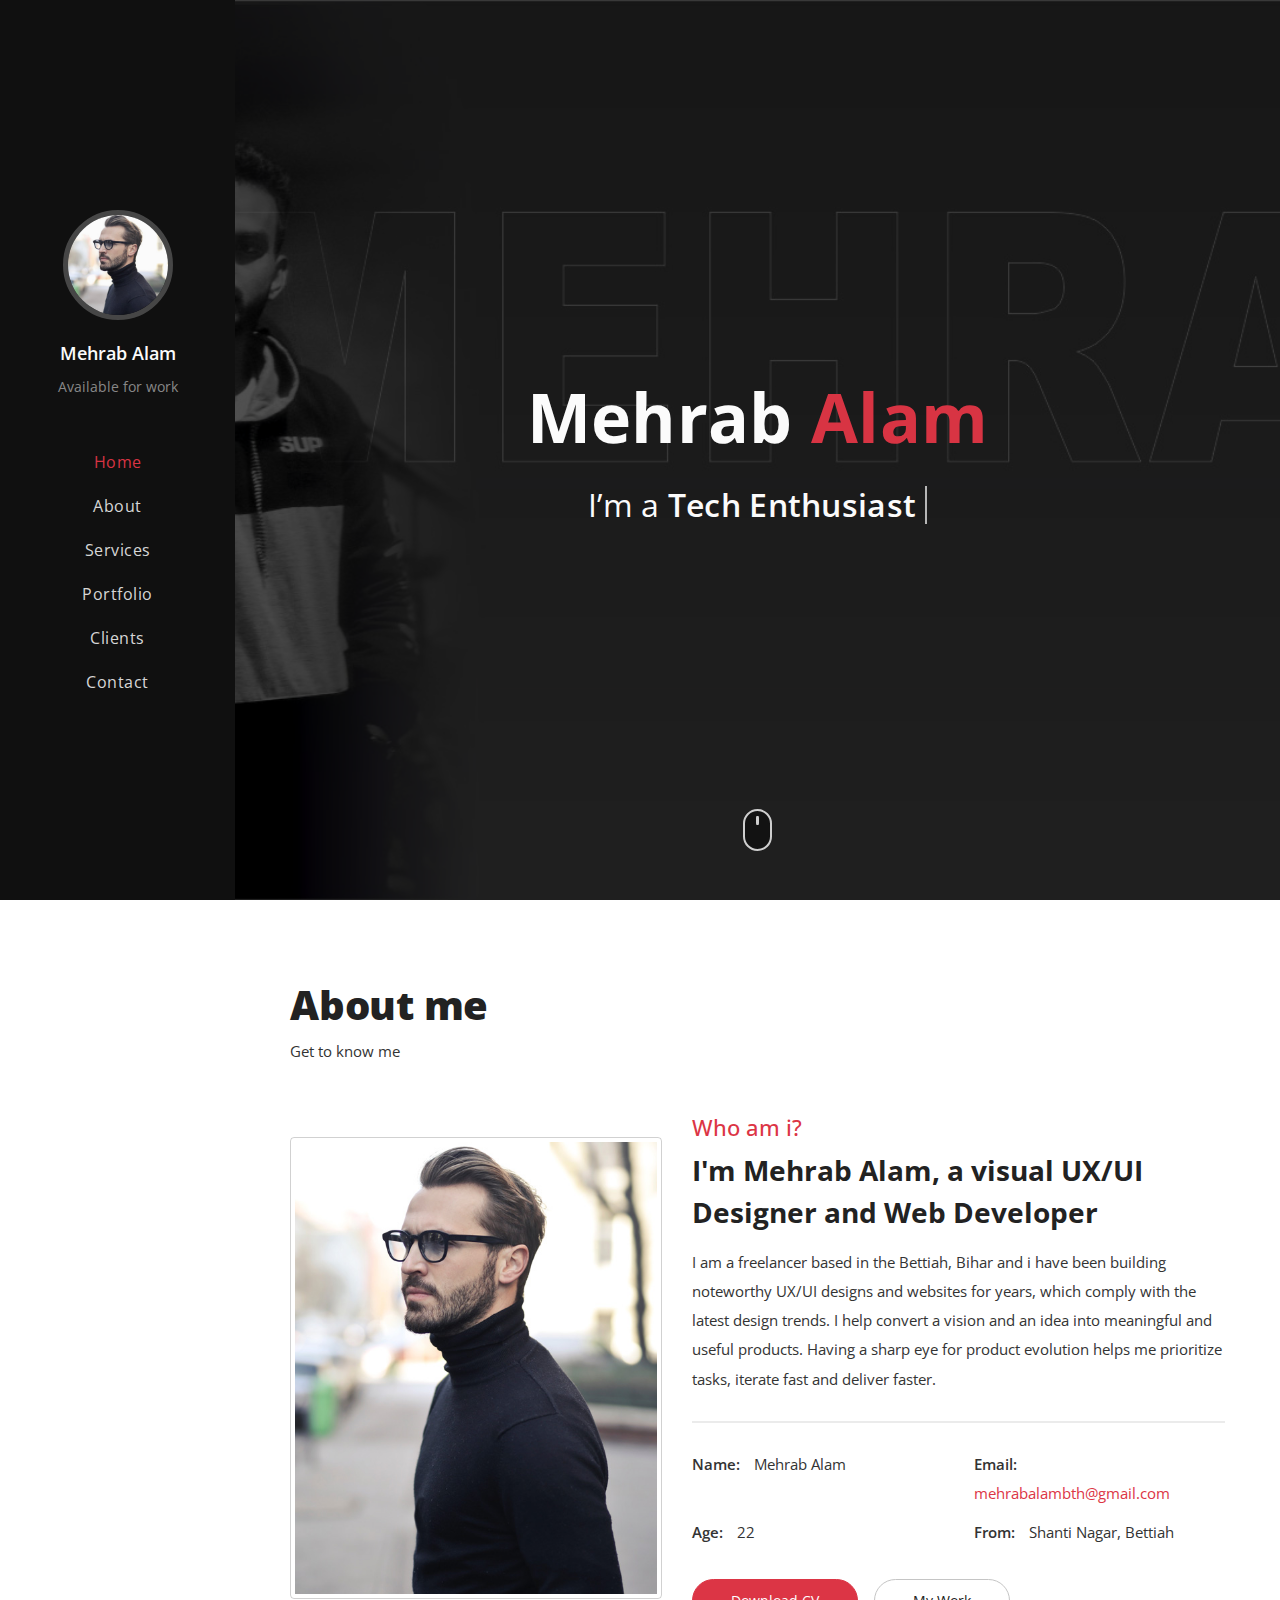
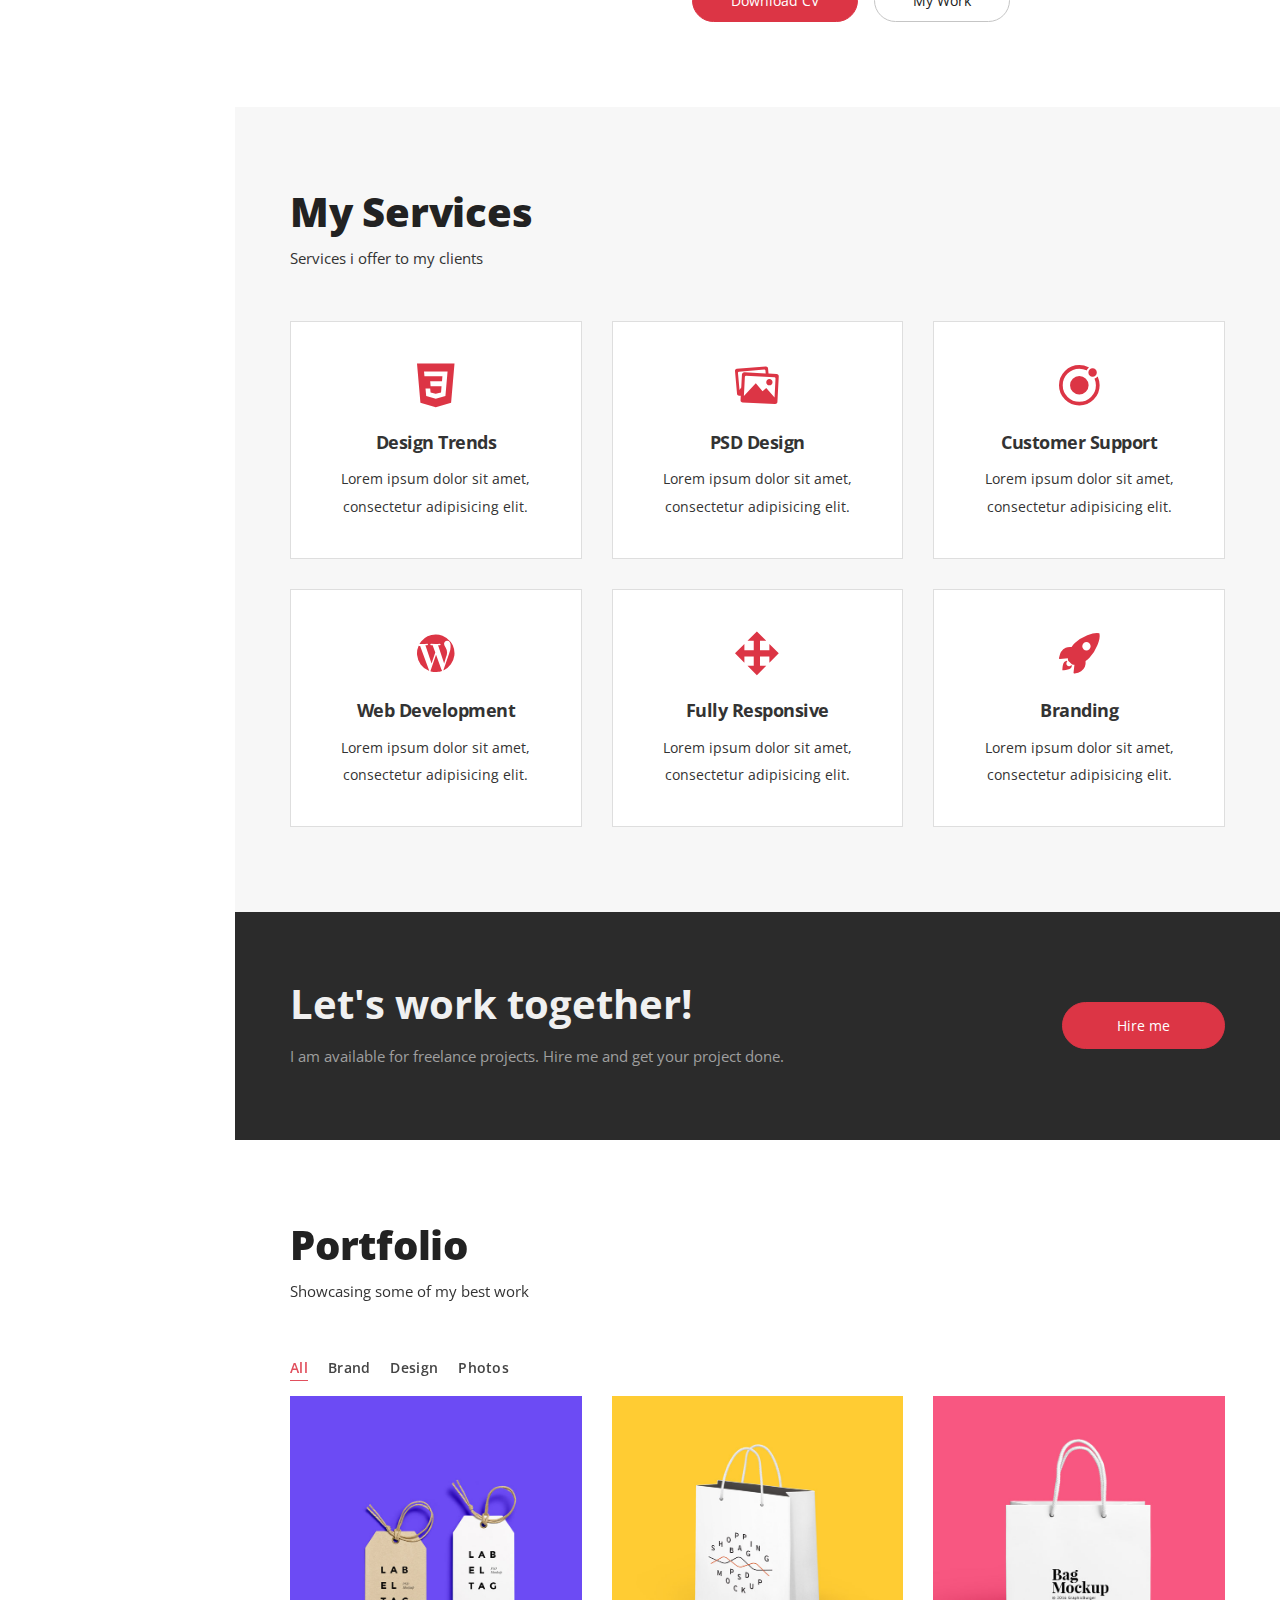
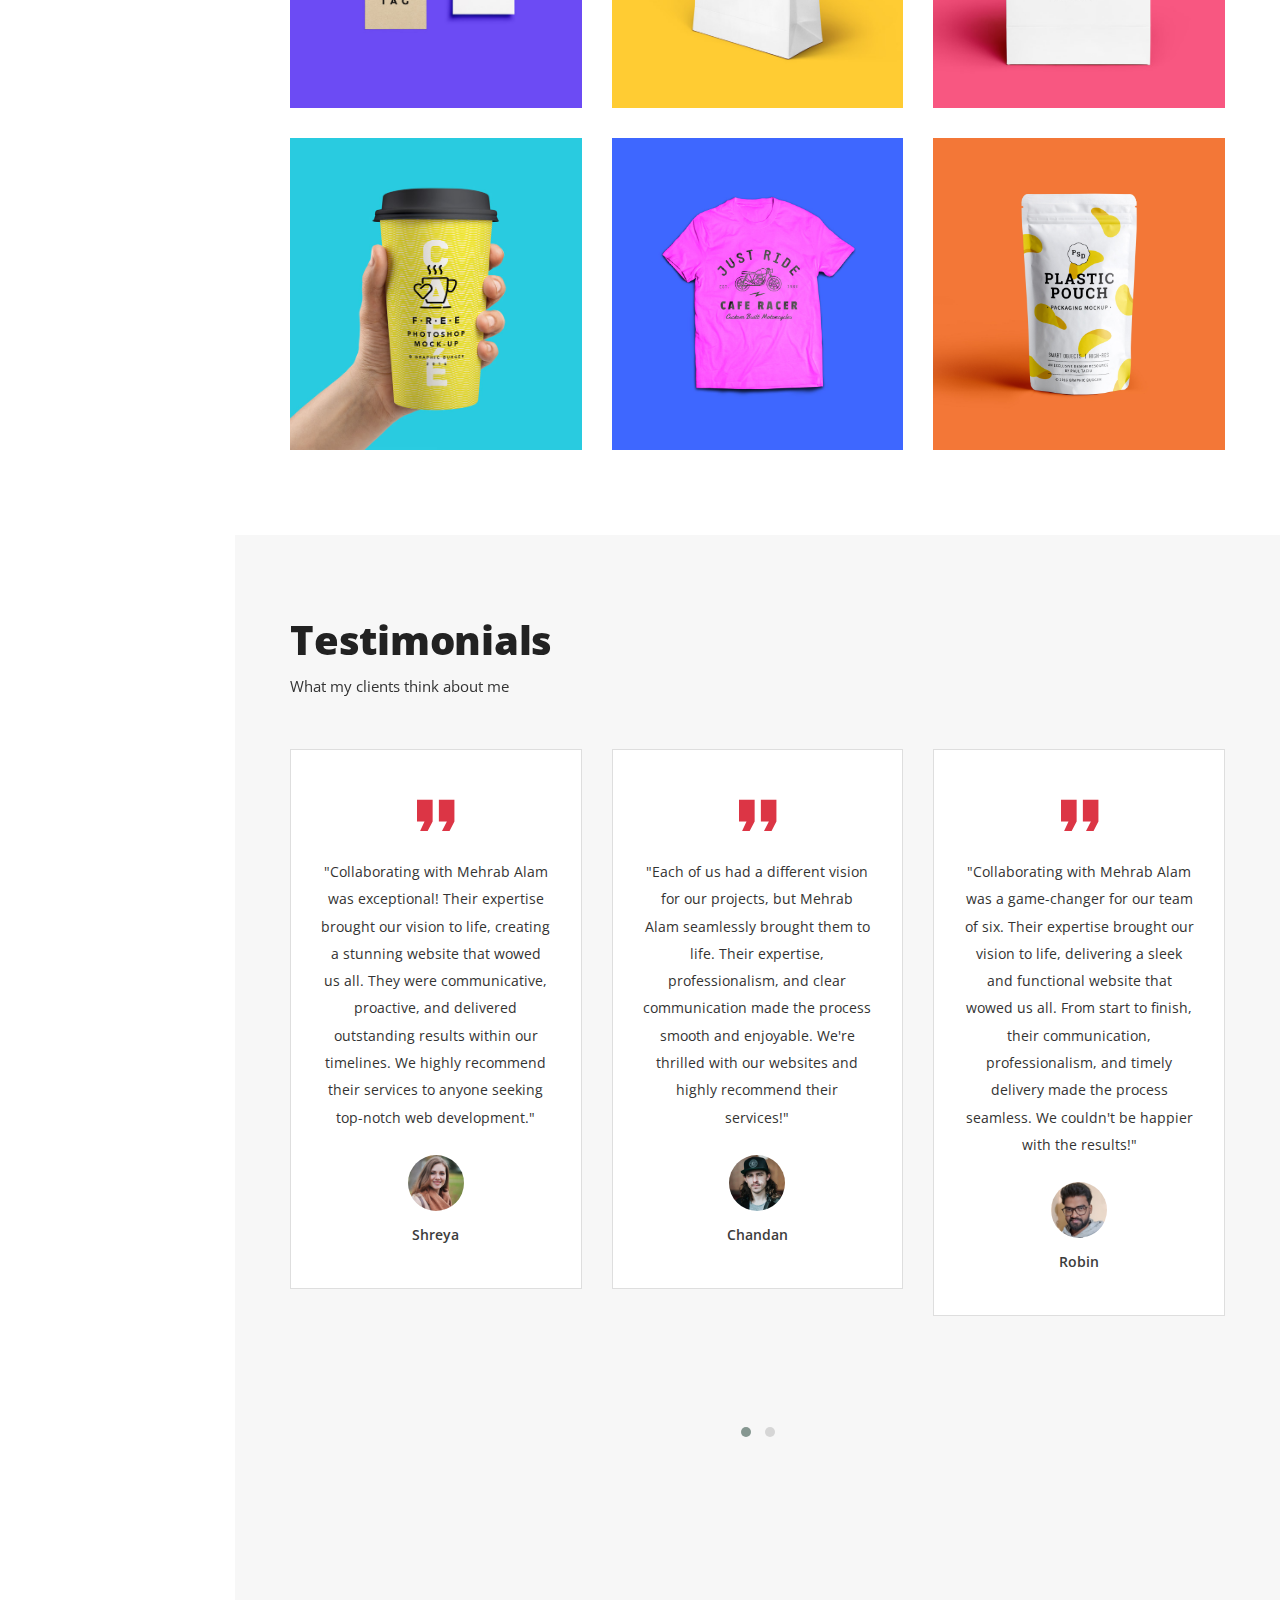
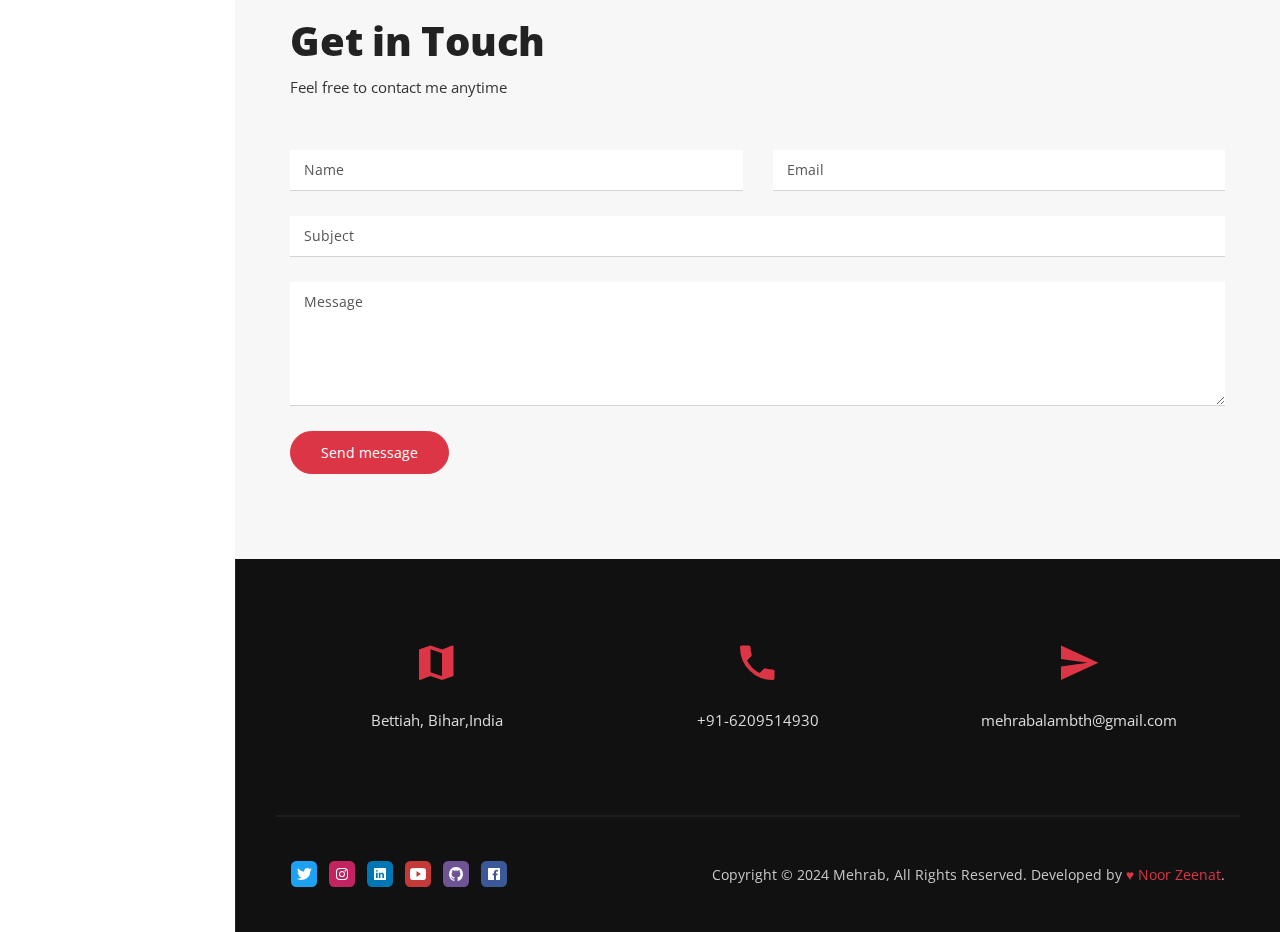
<file: index.html>
<!DOCTYPE html>
<html lang="zxx">

<head>
  <!-- Required meta tags-->
  <meta charset="utf-8">
  <!-- Title-->
  <title>Mehrab Alam Portfolio</title>
  <!-- Description-->
  <meta name="description" content=" Personal Portfolio / Resume / CV / vCard Template">
  <meta name="viewport" content="width=device-width, initial-scale=1, shrink-to-fit=no">
  <!-- Favicons-->
  <link rel="apple-touch-icon" sizes="180x180" href="img/favicons/apple-touch-icon.png">
  <link rel="icon" type="image/png" sizes="32x32" href="img/favicons/favicon-32x32.png">
  <link rel="icon" type="image/png" sizes="16x16" href="img/favicons/favicon-16x16.png">
  <!-- Web fonts-->
  <link href="https://fonts.googleapis.com/css?family=Open+Sans:300,300i,400,400i,600,600i,700,700i,800,800i" rel="stylesheet">

  <link rel="icon" type="images/png" href="img/favicon.png">

  <!-- CSS vendors-->
  <link rel="stylesheet" href="css/bootstrap-custom.css">
  <link rel="stylesheet" href="css/ionicons.min.css">
  <link rel="stylesheet" href="css/owl.carousel.min.css">
  <link rel="stylesheet" href="css/owl.theme.default.min.css">
  <link rel="stylesheet" href="css/simplebar.min.css">
  <link rel="stylesheet" href="css/jquery.mb.YTPlayer.min.css">
  <!-- Main CSS-->
  <link rel="stylesheet" href="css/main.css">
  <!-- CSS Color scheme-->
  <link id="color-scheme" rel="stylesheet" href="css/colors/main-red.css">
  <!-- Custom CSS (Add your custom CSS styles to this file)-->
  <link rel="stylesheet" href="css/custom.css">

</head>

<body>
  <!-- Preloader-->
  <div class="preloader">
    <div class="preloader-block">
      <div class="preloader-icon"><span class="loading-dot loading-dot-1"></span><span class="loading-dot loading-dot-2"></span><span class="loading-dot loading-dot-3"></span></div>
    </div>
  </div>
  <div class="main-wrapper">
    <!-- Sidebar-->
    <header>
      <nav class="navbar d-md-block d-lg-none fixed-top mobile-navbar"><button class="navbar-toggler mr-auto" type="button" data-toggle="collapse" data-target="#mobileNavbarSupportedContent" aria-controls="mobileNavbarSupportedContent" aria-expanded="false" aria-label="Toggle navigation"><span class="nav-btn">Menu</span></button>
        <div class="collapse navbar-collapse order-1" id="mobileNavbarSupportedContent">
          <ul class="navbar-nav mr-auto"></ul>
        </div>
      </nav>
      <nav class="sidebar" data-simplebar>
        <div class="sidebar-header"><a href="#home" data-scroll><img class="img-fluid sidebar-avatar" src="img/profile-avatar.jpg" alt="Profile avatar"></a><span class="sidebar-name">Mehrab Alam</span>
          <p class="sidebar-status">Available for work</p>
        </div>
        <div class="sidebar-menu">
          <ul class="list-unstyled list-menu">
            <li><a class="nav-link" href="#home-area" data-scroll>Home</a></li>
            <li><a class="nav-link" href="#about-area" data-scroll>About</a></li>
            <li><a class="nav-link" href="#services-area" data-scroll>Services</a></li>
            <li><a class="nav-link" href="#portfolio-area" data-scroll>Portfolio</a></li>
            <li><a class="nav-link" href="#testimonials-area" data-scroll>Clients</a></li>
            <!-- <li><a class="nav-link" href="#blog-area" data-scroll>Blog</a></li> -->
            <li><a class="nav-link" href="#contact-area" data-scroll>Contact</a></li>
          </ul>
        </div>
      </nav>
    </header>
    <div class="sections-wrapper">
      <!-- Sections-->
      <!-- Home-->
      <section class="home-area element-cover-bg" id="home-area" style="background-image:url(img/Mehrab-new.jpg)">
        <div class="container h-100">
          <div class="row h-100 align-items-center justify-content-center">
            <div class="col-12 col-lg-8 home-content text-center">
              <h1 class="home-name">Mehrab <span>Alam</span></h1>
              <h4 class="cd-headline clip home-headline">I’m a <span class="cd-words-wrapper single-headline"><b class="is-visible">Tech Enthusiast</b><b>Learner</b><b>Freelancer</b></span></h4>
            </div><a href="#about-area" data-scroll>
              <div class="home-mouse">
                <div class="mouse-shape">
                  <div class="mouse-wheel"></div>
                </div>
              </div>
            </a>
          </div>
        </div>
      </section>
      <!-- About-->
      <section class="single-section about-area" id="about-area">
        <div class="container">
          <div class="row">
            <div class="col-12">
              <div class="section-heading">
                <h2 class="section-title">About me</h2>
                <p class="section-description">Get to know me</p>
              </div>
            </div>
          </div>
          <div class="row align-items-center">
            <!-- Picture part-->
            <div class="col-12 col-lg-5 about-img"><img class="img-fluid img-thumbnail" src="img/about-img.jpg" alt="About Picture"></div>
            <!-- Content part-->
            <div class="col-12 col-lg-7 about-content">
              <div class="content-block">
                <h2 class="content-subtitle">Who am i?</h2>
                <h6 class="content-title">I'm Mehrab Alam, a visual UX/UI Designer and Web Developer</h6>
                <div class="content-description">
                  <p>I am a freelancer based in the Bettiah, Bihar and i have been building noteworthy UX/UI designs and websites for years, which comply with the latest design trends. I help convert a vision and an idea into meaningful and useful products. Having a sharp eye for product evolution helps me prioritize tasks, iterate fast and deliver faster.</p>
                </div>
                <address class="content-info">
                  <div class="row">
                    <div class="col-12 col-md-6 single-info"><span>Name:</span>
                      <p>Mehrab Alam</p>
                    </div>
                    <div class="col-12 col-md-6 single-info"><span>Email:</span>
                      <p><a href="mailto:daniel@example.com">mehrabalambth@gmail.com</a></p>
                    </div>
                  </div>
                  <div class="row">
                    <div class="col-12 col-md-6 single-info"><span>Age:</span>
                      <p>22 </p>
                    </div>
                    <div class="col-12 col-md-6 single-info"><span>From:</span>
                      <p>Shanti Nagar, Bettiah</p>
                    </div>
                  </div>
                </address><a class="btn content-download button-main button-scheme" href="#0" role="button">Download CV</a><a class="btn content-work button-main" data-scroll="" href="#portfolio-area" role="button">My Work</a>
              </div>
            </div>
          </div>
        </div>
      </section>
      <!-- Services-->
      <section class="single-section alt-bg services-area" id="services-area">
        <div class="container">
          <div class="row">
            <div class="col-12">
              <div class="section-heading">
                <h2 class="section-title">My Services</h2>
                <p class="section-description">Services i offer to my clients</p>
              </div>
            </div>
          </div>
          <div class="row">
            <!-- Single service-->
            <div class="col-12 col-md-6 col-lg-4">
              <div class="single-service"><i class="icon service-icon ion-logo-css3"></i>
                <h6 class="service-title">Design Trends</h6>
                <p class="service-description">Lorem ipsum dolor sit amet, consectetur adipisicing elit.</p>
              </div>
            </div>
            <!-- Single service-->
            <div class="col-12 col-md-6 col-lg-4">
              <div class="single-service"><i class="icon service-icon ion-md-images"></i>
                <h6 class="service-title">PSD Design</h6>
                <p class="service-description">Lorem ipsum dolor sit amet, consectetur adipisicing elit.</p>
              </div>
            </div>
            <!-- Single service-->
            <div class="col-12 col-md-6 col-lg-4">
              <div class="single-service"><i class="icon service-icon ion-logo-ionic"></i>
                <h6 class="service-title">Customer Support</h6>
                <p class="service-description">Lorem ipsum dolor sit amet, consectetur adipisicing elit.</p>
              </div>
            </div>
            <!-- Single service-->
            <div class="col-12 col-md-6 col-lg-4">
              <div class="single-service mb-lg-0"><i class="icon service-icon ion-logo-wordpress"></i>
                <h6 class="service-title">Web Development</h6>
                <p class="service-description">Lorem ipsum dolor sit amet, consectetur adipisicing elit.</p>
              </div>
            </div>
            <!-- Single service-->
            <div class="col-12 col-md-6 col-lg-4">
              <div class="single-service mb-md-0"><i class="icon service-icon ion-md-move"></i>
                <h6 class="service-title">Fully Responsive</h6>
                <p class="service-description">Lorem ipsum dolor sit amet, consectetur adipisicing elit.</p>
              </div>
            </div>
            <!-- Single service-->
            <div class="col-12 col-md-6 col-lg-4">
              <div class="single-service mb-0"><i class="icon service-icon ion-ios-rocket"></i>
                <h6 class="service-title">Branding</h6>
                <p class="service-description">Lorem ipsum dolor sit amet, consectetur adipisicing elit.</p>
              </div>
            </div>
          </div>
        </div>
      </section>
      <!-- Hire-->
      <section class="single-section element-cover-bg hire-area" id="hire-area" style="background-image:url(img/hire.jpg)">
        <div class="container">
          <div class="row row-custom">
            <div class="col-12 col-md-8 content-part">
              <h1 class="hire-title">Let's work together!</h1>
              <p class="hire-description">I am available for freelance projects. Hire me and get your project done.</p>
            </div>
            <div class="col-12 col-md-4 button-part"><a class="btn hire-btn button-main button-scheme" data-scroll="" href="#contact-area" role="button">Hire me</a></div>
          </div>
        </div>
      </section>
      <!-- Portfolio-->
      <section class="single-section portfolio-area" id="portfolio-area">
        <div class="container">
          <div class="row">
            <div class="col-12">
              <div class="section-heading">
                <h2 class="section-title">Portfolio</h2>
                <p class="section-description">Showcasing some of my best work</p>
              </div>
            </div>
          </div>
          <div class="row">
            <!-- Filter nav-->
            <div class="col-12">
              <ul class="list-inline filter-control" role="group" aria-label="Filter Control">
                <li class="list-inline-item tab-active" data-filter="*">All</li>
                <li class="list-inline-item" data-filter=".brand">Brand</li>
                <li class="list-inline-item" data-filter=".design">Design</li>
                <li class="list-inline-item" data-filter=".photos">Photos</li>
              </ul>
            </div>
          </div>
          <!-- Thumbnail list-->
          <div class="portfolio-grid row">
            <!-- Single item-->
            <div class="single-item col-6 col-lg-4 design"><a class="portfolio-item" href="#item-1">
                <div class="portfolio-wrapper"><img class="img-fluid" alt="Item" src="img/item-1.jpg">
                  <div class="item-content">
                    <h6 class="content-title">Label Tag Mockup</h6><span class="content-more">More Info</span>
                  </div>
                </div>
              </a></div>
            <!-- Single item-->
            <div class="single-item col-6 col-lg-4 photos"><a class="portfolio-item" href="#item-2">
                <div class="portfolio-wrapper"><img class="img-fluid" alt="Item" src="img/item-2.jpg">
                  <div class="item-content">
                    <h6 class="content-title">3D Bag Mockup</h6><span class="content-more">More Info</span>
                  </div>
                </div>
              </a></div>
            <!-- Single item-->
            <div class="single-item col-6 col-lg-4 design"><a class="portfolio-item" href="#item-3">
                <div class="portfolio-wrapper"><img class="img-fluid" alt="Item" src="img/item-3.jpg">
                  <div class="item-content">
                    <h6 class="content-title">Modern Bag Design</h6><span class="content-more">More Info</span>
                  </div>
                </div>
              </a></div>
            <!-- Single item-->
            <div class="single-item col-6 col-lg-4 brand"><a class="portfolio-item" href="#item-4">
                <div class="portfolio-wrapper mb-lg-0"><img class="img-fluid" alt="Item" src="img/item-4.jpg">
                  <div class="item-content">
                    <h6 class="content-title">Coffee Cup Design</h6><span class="content-more">More Info</span>
                  </div>
                </div>
              </a></div>
            <!-- Single item-->
            <div class="single-item col-6 col-lg-4 brand"><a class="portfolio-item" href="#item-5">
                <div class="portfolio-wrapper mb-0"><img class="img-fluid" alt="Item" src="img/item-5.jpg">
                  <div class="item-content">
                    <h6 class="content-title">T-Shirt Design</h6><span class="content-more">More Info</span>
                  </div>
                </div>
              </a></div>
            <!-- Single item-->
            <div class="single-item col-6 col-lg-4 photos"><a class="portfolio-item" href="#item-6">
                <div class="portfolio-wrapper mb-0"><img class="img-fluid" alt="Item" src="img/item-6.jpg">
                  <div class="item-content">
                    <h6 class="content-title">Packaging Box Mockup</h6><span class="content-more">More Info</span>
                  </div>
                </div>
              </a></div>
          </div>
        </div>
        <!-- Single lightbox-->
        <div class="lightbox-wrapper" id="item-1">
          <div class="f-basis-100">
            <div class="lightbox-close" data-modal-close><span class="close-btn"><span class="btn-line"></span></span></div>
          </div>
          <div class="container">
            <div class="row">
              <div class="col-12 col-lg-5">
                <div class="lightbox-gallery owl-carousel owl-theme"><img class="img-fluid item-img" alt="Item" src="img/item-1.jpg"><img class="img-fluid item-img" alt="Item" src="img/item-2.jpg"><img class="img-fluid item-img" alt="Item" src="img/item-3.jpg"><img class="img-fluid item-img" alt="Item" src="img/item-4.jpg"><img class="img-fluid item-img" alt="Item" src="img/item-5.jpg"><img class="img-fluid item-img" alt="Item" src="img/item-6.jpg"></div>
              </div>
              <div class="col-12 col-lg-7">
                <div class="lightbox-content">
                  <h3 class="content-title">Label Tag Mockup</h3>
                  <div class="content-description">
                    <p>Lorem ipsum dolor sit amet, consectetur adipisicing elit. Assumenda aut sapiente quo explicabo, quasi incidunt aperiam laudantium, nemo cum eaque inventore ut voluptas voluptatibus nihil! Amet soluta, ea illo sint?</p>
                    <p>Lorem ipsum dolor sit amet, consectetur adipisicing elit. Obcaecati dignissimos culpa deserunt aspernatur ipsa veritatis alias labore tempore laboriosam commodi! Ab neque sunt, odio voluptatibus, dignissimos nisi consequuntur atque qui explicabo eligendi, harum in? Amet aspernatur atque quam. Illo natus tempora explicabo deleniti molestias numquam debitis repudiandae, repellendus voluptatum soluta?</p>
                  </div>
                  <ul class="list-inline content-info">
                    <li class="list-inline-item single-info"><span>Client:</span>
                      <p>Envato</p>
                    </li>
                    <li class="list-inline-item single-info"><span>Categories:</span>
                      <p><a href="#0">Branding</a>, <a href="#0">Web Design</a></p>
                    </li>
                    <li class="list-inline-item single-info"><span>Date:</span>
                      <p>12 May, 2019</p>
                    </li>
                    <li class="list-inline-item single-info"><span>Technologies:</span>
                      <p>HTML5, SCSS, JS</p>
                    </li>
                  </ul><a class="btn content-btn button-main button-scheme" href="#0" role="button">Visit Project</a>
                </div>
              </div>
            </div>
          </div>
        </div>
        <!-- Single lightbox-->
        <div class="lightbox-wrapper" id="item-2">
          <div class="f-basis-100">
            <div class="lightbox-close" data-modal-close><span class="close-btn"><span class="btn-line"></span></span></div>
          </div>
          <div class="container">
            <div class="row">
              <div class="col-12 col-lg-5">
                <div class="lightbox-gallery owl-carousel owl-theme"><img class="img-fluid item-img" alt="Item" src="img/item-2.jpg"><img class="img-fluid item-img" alt="Item" src="img/item-1.jpg"><img class="img-fluid item-img" alt="Item" src="img/item-3.jpg"><img class="img-fluid item-img" alt="Item" src="img/item-4.jpg"><img class="img-fluid item-img" alt="Item" src="img/item-5.jpg"><img class="img-fluid item-img" alt="Item" src="img/item-6.jpg"></div>
              </div>
              <div class="col-12 col-lg-7">
                <div class="lightbox-content">
                  <h3 class="content-title">3D Bag Mockup</h3>
                  <div class="content-description">
                    <p>Lorem ipsum dolor sit amet, consectetur adipisicing elit. Assumenda aut sapiente quo explicabo, quasi incidunt aperiam laudantium, nemo cum eaque inventore ut voluptas voluptatibus nihil! Amet soluta, ea illo sint?</p>
                    <p>Lorem ipsum dolor sit amet, consectetur adipisicing elit. Obcaecati dignissimos culpa deserunt aspernatur ipsa veritatis alias labore tempore laboriosam commodi! Ab neque sunt, odio voluptatibus, dignissimos nisi consequuntur atque qui explicabo eligendi, harum in? Amet aspernatur atque quam. Illo natus tempora explicabo deleniti molestias numquam debitis repudiandae, repellendus voluptatum soluta?</p>
                  </div>
                  <ul class="list-inline content-info">
                    <li class="list-inline-item single-info"><span>Client:</span>
                      <p>Envato</p>
                    </li>
                    <li class="list-inline-item single-info"><span>Categories:</span>
                      <p><a href="#0">Branding</a>, <a href="#0">Web Design</a></p>
                    </li>
                    <li class="list-inline-item single-info"><span>Date:</span>
                      <p>12 May, 2019</p>
                    </li>
                    <li class="list-inline-item single-info"><span>Technologies:</span>
                      <p>HTML5, SCSS, JS</p>
                    </li>
                  </ul><a class="btn content-btn button-main button-scheme" href="#0" role="button">Visit Project</a>
                </div>
              </div>
            </div>
          </div>
        </div>
        <!-- Single lightbox-->
        <div class="lightbox-wrapper" id="item-3">
          <div class="f-basis-100">
            <div class="lightbox-close" data-modal-close><span class="close-btn"><span class="btn-line"></span></span></div>
          </div>
          <div class="container">
            <div class="row">
              <div class="col-12 col-lg-5">
                <div class="lightbox-gallery owl-carousel owl-theme"><img class="img-fluid item-img" alt="Item" src="img/item-3.jpg"><img class="img-fluid item-img" alt="Item" src="img/item-1.jpg"><img class="img-fluid item-img" alt="Item" src="img/item-2.jpg"><img class="img-fluid item-img" alt="Item" src="img/item-4.jpg"><img class="img-fluid item-img" alt="Item" src="img/item-5.jpg"><img class="img-fluid item-img" alt="Item" src="img/item-6.jpg"></div>
              </div>
              <div class="col-12 col-lg-7">
                <div class="lightbox-content">
                  <h3 class="content-title">Modern Bag Design</h3>
                  <div class="content-description">
                    <p>Lorem ipsum dolor sit amet, consectetur adipisicing elit. Assumenda aut sapiente quo explicabo, quasi incidunt aperiam laudantium, nemo cum eaque inventore ut voluptas voluptatibus nihil! Amet soluta, ea illo sint?</p>
                    <p>Lorem ipsum dolor sit amet, consectetur adipisicing elit. Obcaecati dignissimos culpa deserunt aspernatur ipsa veritatis alias labore tempore laboriosam commodi! Ab neque sunt, odio voluptatibus, dignissimos nisi consequuntur atque qui explicabo eligendi, harum in? Amet aspernatur atque quam. Illo natus tempora explicabo deleniti molestias numquam debitis repudiandae, repellendus voluptatum soluta?</p>
                  </div>
                  <ul class="list-inline content-info">
                    <li class="list-inline-item single-info"><span>Client:</span>
                      <p>Envato</p>
                    </li>
                    <li class="list-inline-item single-info"><span>Categories:</span>
                      <p><a href="#0">Branding</a>, <a href="#0">Web Design</a></p>
                    </li>
                    <li class="list-inline-item single-info"><span>Date:</span>
                      <p>12 May, 2019</p>
                    </li>
                    <li class="list-inline-item single-info"><span>Technologies:</span>
                      <p>HTML5, SCSS, JS</p>
                    </li>
                  </ul><a class="btn content-btn button-main button-scheme" href="#0" role="button">Visit Project</a>
                </div>
              </div>
            </div>
          </div>
        </div>
        <!-- Single lightbox-->
        <div class="lightbox-wrapper" id="item-4">
          <div class="f-basis-100">
            <div class="lightbox-close" data-modal-close><span class="close-btn"><span class="btn-line"></span></span></div>
          </div>
          <div class="container">
            <div class="row">
              <div class="col-12 col-lg-5">
                <div class="lightbox-gallery owl-carousel owl-theme"><img class="img-fluid item-img" alt="Item" src="img/item-4.jpg"><img class="img-fluid item-img" alt="Item" src="img/item-1.jpg"><img class="img-fluid item-img" alt="Item" src="img/item-2.jpg"><img class="img-fluid item-img" alt="Item" src="img/item-3.jpg"><img class="img-fluid item-img" alt="Item" src="img/item-5.jpg"><img class="img-fluid item-img" alt="Item" src="img/item-6.jpg"></div>
              </div>
              <div class="col-12 col-lg-7">
                <div class="lightbox-content">
                  <h3 class="content-title">Coffee Cup Design</h3>
                  <div class="content-description">
                    <p>Lorem ipsum dolor sit amet, consectetur adipisicing elit. Assumenda aut sapiente quo explicabo, quasi incidunt aperiam laudantium, nemo cum eaque inventore ut voluptas voluptatibus nihil! Amet soluta, ea illo sint?</p>
                    <p>Lorem ipsum dolor sit amet, consectetur adipisicing elit. Obcaecati dignissimos culpa deserunt aspernatur ipsa veritatis alias labore tempore laboriosam commodi! Ab neque sunt, odio voluptatibus, dignissimos nisi consequuntur atque qui explicabo eligendi, harum in? Amet aspernatur atque quam. Illo natus tempora explicabo deleniti molestias numquam debitis repudiandae, repellendus voluptatum soluta?</p>
                  </div>
                  <ul class="list-inline content-info">
                    <li class="list-inline-item single-info"><span>Client:</span>
                      <p>Envato</p>
                    </li>
                    <li class="list-inline-item single-info"><span>Categories:</span>
                      <p><a href="#0">Branding</a>, <a href="#0">Web Design</a></p>
                    </li>
                    <li class="list-inline-item single-info"><span>Date:</span>
                      <p>12 May, 2019</p>
                    </li>
                    <li class="list-inline-item single-info"><span>Technologies:</span>
                      <p>HTML5, SCSS, JS</p>
                    </li>
                  </ul><a class="btn content-btn button-main button-scheme" href="#0" role="button">Visit Project</a>
                </div>
              </div>
            </div>
          </div>
        </div>
        <!-- Single lightbox-->
        <div class="lightbox-wrapper" id="item-5">
          <div class="f-basis-100">
            <div class="lightbox-close" data-modal-close><span class="close-btn"><span class="btn-line"></span></span></div>
          </div>
          <div class="container">
            <div class="row">
              <div class="col-12 col-lg-5">
                <div class="lightbox-gallery owl-carousel owl-theme"><img class="img-fluid item-img" alt="Item" src="img/item-5.jpg"><img class="img-fluid item-img" alt="Item" src="img/item-1.jpg"><img class="img-fluid item-img" alt="Item" src="img/item-2.jpg"><img class="img-fluid item-img" alt="Item" src="img/item-3.jpg"><img class="img-fluid item-img" alt="Item" src="img/item-4.jpg"><img class="img-fluid item-img" alt="Item" src="img/item-6.jpg"></div>
              </div>
              <div class="col-12 col-lg-7">
                <div class="lightbox-content">
                  <h3 class="content-title">T-Shirt Design</h3>
                  <div class="content-description">
                    <p>Lorem ipsum dolor sit amet, consectetur adipisicing elit. Assumenda aut sapiente quo explicabo, quasi incidunt aperiam laudantium, nemo cum eaque inventore ut voluptas voluptatibus nihil! Amet soluta, ea illo sint?</p>
                    <p>Lorem ipsum dolor sit amet, consectetur adipisicing elit. Obcaecati dignissimos culpa deserunt aspernatur ipsa veritatis alias labore tempore laboriosam commodi! Ab neque sunt, odio voluptatibus, dignissimos nisi consequuntur atque qui explicabo eligendi, harum in? Amet aspernatur atque quam. Illo natus tempora explicabo deleniti molestias numquam debitis repudiandae, repellendus voluptatum soluta?</p>
                  </div>
                  <ul class="list-inline content-info">
                    <li class="list-inline-item single-info"><span>Client:</span>
                      <p>Envato</p>
                    </li>
                    <li class="list-inline-item single-info"><span>Categories:</span>
                      <p><a href="#0">Branding</a>, <a href="#0">Web Design</a></p>
                    </li>
                    <li class="list-inline-item single-info"><span>Date:</span>
                      <p>12 May, 2019</p>
                    </li>
                    <li class="list-inline-item single-info"><span>Technologies:</span>
                      <p>HTML5, SCSS, JS</p>
                    </li>
                  </ul><a class="btn content-btn button-main button-scheme" href="#0" role="button">Visit Project</a>
                </div>
              </div>
            </div>
          </div>
        </div>
        <!-- Single lightbox-->
        <div class="lightbox-wrapper" id="item-6">
          <div class="f-basis-100">
            <div class="lightbox-close" data-modal-close><span class="close-btn"><span class="btn-line"></span></span></div>
          </div>
          <div class="container">
            <div class="row">
              <div class="col-12 col-lg-5">
                <div class="lightbox-gallery owl-carousel owl-theme"><img class="img-fluid item-img" alt="Item" src="img/item-6.jpg"><img class="img-fluid item-img" alt="Item" src="img/item-1.jpg"><img class="img-fluid item-img" alt="Item" src="img/item-2.jpg"><img class="img-fluid item-img" alt="Item" src="img/item-3.jpg"><img class="img-fluid item-img" alt="Item" src="img/item-4.jpg"><img class="img-fluid item-img" alt="Item" src="img/item-5.jpg"></div>
              </div>
              <div class="col-12 col-lg-7">
                <div class="lightbox-content">
                  <h3 class="content-title">Packaging Box Mockup</h3>
                  <div class="content-description">
                    <p>Lorem ipsum dolor sit amet, consectetur adipisicing elit. Assumenda aut sapiente quo explicabo, quasi incidunt aperiam laudantium, nemo cum eaque inventore ut voluptas voluptatibus nihil! Amet soluta, ea illo sint?</p>
                    <p>Lorem ipsum dolor sit amet, consectetur adipisicing elit. Obcaecati dignissimos culpa deserunt aspernatur ipsa veritatis alias labore tempore laboriosam commodi! Ab neque sunt, odio voluptatibus, dignissimos nisi consequuntur atque qui explicabo eligendi, harum in? Amet aspernatur atque quam. Illo natus tempora explicabo deleniti molestias numquam debitis repudiandae, repellendus voluptatum soluta?</p>
                  </div>
                  <ul class="list-inline content-info">
                    <li class="list-inline-item single-info"><span>Client:</span>
                      <p>Envato</p>
                    </li>
                    <li class="list-inline-item single-info"><span>Categories:</span>
                      <p><a href="#0">Branding</a>, <a href="#0">Web Design</a></p>
                    </li>
                    <li class="list-inline-item single-info"><span>Date:</span>
                      <p>12 May, 2019</p>
                    </li>
                    <li class="list-inline-item single-info"><span>Technologies:</span>
                      <p>HTML5, SCSS, JS</p>
                    </li>
                  </ul><a class="btn content-btn button-main button-scheme" href="#0" role="button">Visit Project</a>
                </div>
              </div>
            </div>
          </div>
        </div>
      </section>
      <!-- Testimonials-->
      <section class="single-section testimonials-area alt-bg" id="testimonials-area">
        <div class="container">
          <div class="row">
            <div class="col-12">
              <div class="section-heading">
                <h2 class="section-title">Testimonials</h2>
                <p class="section-description">What my clients think about me</p>
              </div>
            </div>
          </div>
          <div class="owl-carousel owl-theme">
            <!-- Single review-->
            <div class="single-review"><i class="icon ion-md-quote review-icon"></i>
              <p class="review-content">"Collaborating with Mehrab Alam was exceptional! Their expertise brought our vision to life, creating a stunning website that wowed us all. They were communicative, proactive, and delivered outstanding results within our timelines. We highly recommend their services to anyone seeking top-notch web development."</p><img class="client-avatar" src="img/client-1.jpg" alt="Review avatar"><span class="client-name">Shreya</span>
            </div><!-- Single review-->
            <div class="single-review"><i class="icon ion-md-quote review-icon"></i>
              <p class="review-content">"Each of us had a different vision for our projects, but Mehrab Alam seamlessly brought them to life. Their expertise, professionalism, and clear communication made the process smooth and enjoyable. We're thrilled with our websites and highly recommend their services!"</p><img class="client-avatar" src="img/client-2.jpg" alt="Review avatar"><span class="client-name">Chandan</span>
            </div><!-- Single review-->
            <div class="single-review"><i class="icon ion-md-quote review-icon"></i>
              <p class="review-content">"Collaborating with Mehrab Alam was a game-changer for our team of six. Their expertise brought our vision to life, delivering a sleek and functional website that wowed us all. From start to finish, their communication, professionalism, and timely delivery made the process seamless. We couldn't be happier with the results!"</p><img class="client-avatar" src="img/robin.jpeg" alt="Review avatar"><span class="client-name">Robin</span>
            </div><!-- Single review-->
            <div class="single-review"><i class="icon ion-md-quote review-icon"></i>
              <p class="review-content">"Collaborating with Mehrab Alam was a game-changer for us. Their expertise and dedication shone through in every aspect of our project. From start to finish, they delivered exceptional results, meeting deadlines and surpassing expectations. We couldn't be happier with our new website and highly recommend [Freelance Web Developer's Name] to anyone seeking top-notch web development services."</p><img class="client-avatar" src="img/client-1.jpg" alt="Review avatar"><span class="client-name">Nazish</span>
            </div><!-- Single review-->
            <div class="single-review"><i class="icon ion-md-quote review-icon"></i>
              <p class="review-content">
              "Each of us had the pleasure of collaborating with Mehrab Alam, and we couldn't be happier with the results. Their expertise and dedication shone through in every aspect of the project. From clear communication to timely delivery, they exceeded our expectations. Highly recommended!"</p><img class="client-avatar" src="img/client-2.jpg" alt="Review avatar"><span class="client-name">Vivek</span>
            </div><!-- Single review-->
            <div class="single-review"><i class="icon ion-md-quote review-icon"></i>
              <p class="review-content">"Each of us had the pleasure of working with Mehrab Alam, and we couldn't be more impressed. Their expertise shone through in crafting exceptional websites for each of our projects. They were proactive, communicative, and delivered outstanding results on time and within budget. Highly recommended!"</p><img class="client-avatar" src="img/client-3.jpg" alt="Review avatar"><span class="client-name">Aniket</span>
            </div>
          </div>
        </div>
      </section>
      <!-- Blog-->


      <!-- Contact-->
      <section class="single-section contact-area alt-bg" id="contact-area">
        <div class="container">
          <div class="row">
            <div class="col-12">
              <div class="section-heading">
                <h2 class="section-title">Get in Touch</h2>
                <p class="section-description">Feel free to contact me anytime</p>
              </div>
            </div>
          </div>
          <div class="row">
            <!-- Contact form-->
            <div class="col-12">
              <form class="contact-form" id="contact-form" action="php/contact.php">
                <div class="row">
                  <div class="col-12 col-md-6 form-group"><input class="form-control" id="contact-name" type="text" name="name" placeholder="Name" required=""></div>
                  <div class="col-12 col-md-6 form-group"><input class="form-control" id="contact-email" type="email" name="email" placeholder="Email" required=""></div>
                  <div class="col-12 form-group"><input class="form-control" id="contact-subject" type="text" name="subject" placeholder="Subject" required=""></div>
                  <div class="col-12 form-group form-message"><textarea class="form-control" id="contact-message" name="message" placeholder="Message" rows="5" required=""></textarea></div>
                  <div class="col-12 form-submit"><button class="btn button-main button-scheme" id="contact-submit" type="submit">Send message</button>
                    <p class="contact-feedback"></p>
                  </div>
                </div>
              </form>
            </div>
          </div>
        </div>
      </section>
      <!-- Footer-->
      <footer class="footer-area single-section">
        <div class="container">
          <div class="row contact-info">
            <div class="col-12 col-sm-4">
              <div class="single-info"><i class="info-icon icon ion-md-map"></i>
                <p class="info-content"><a href="https://goo.gl/maps/2YAGiugG47VAS17g7" target="_blank">Bettiah, Bihar,India</a></p>
              </div>
            </div>
            <div class="col-12 col-sm-4">
              <div class="single-info"><i class="info-icon icon ion-md-call"></i>
                <p class="info-content"><a href="tel:6209514930">+91-6209514930</a></p>
              </div>
            </div>
            <div class="col-12 col-sm-4">
              <div class="single-info"><i class="info-icon icon ion-md-send"></i>
                <p class="info-content"><a href="mailto:alex@example.com">mehrabalambth@gmail.com</a></p>
              </div>
            </div>
          </div>
          <div class="row mini-footer">
            <div class="social-medias col-12 col-lg-5"><a class="twitter" href="#0"><i class="icon ion-logo-twitter"></i></a><a class="instagram" href="#0"><i class="icon ion-logo-instagram"></i></a><a class="linkedin" href="#0"><i class="icon ion-logo-linkedin"></i></a><a class="youtube" href="#0"><i class="icon ion-logo-youtube"></i></a><a class="github" href="#0"><i class="icon ion-logo-github"></i></a><a class="facebook" href="#0"><i class="icon ion-logo-facebook"></i></a></div>
            <p class="copyright-notice col-12 col-lg-7">Copyright © 2024 Mehrab, All Rights Reserved. Developed by <a href="https://nazish.in.net/" target="_blank">&hearts; Noor Zeenat</a>.</p>
          </div>
        </div>
      </footer>
    </div>
  </div>
  <!-- removeIf(customizerDist)-->
  
  <!-- endremoveIf(customizerDist)-->
  <!-- Scripts-->
  <script src="js/jquery.min.js"></script>
  <script src="js/bootstrap.bundle.min.js"></script>
  <script src="js/isotope.pkgd.min.js"></script>
  <script src="js/animatedModal.js"></script>
  <script src="js/owl.carousel.min.js"></script>
  <script src="js/simplebar.min.js"></script>
  <script src="js/jquery.mb.YTPlayer.min.js"></script>
  <script src="js/particles.js"></script>
  <script src="js/main.js"></script>
  <!-- Custom JS (Add your custom JS scripts to this file)-->
  <script src="js/custom.js"></script>

</body>

</html>
</file>
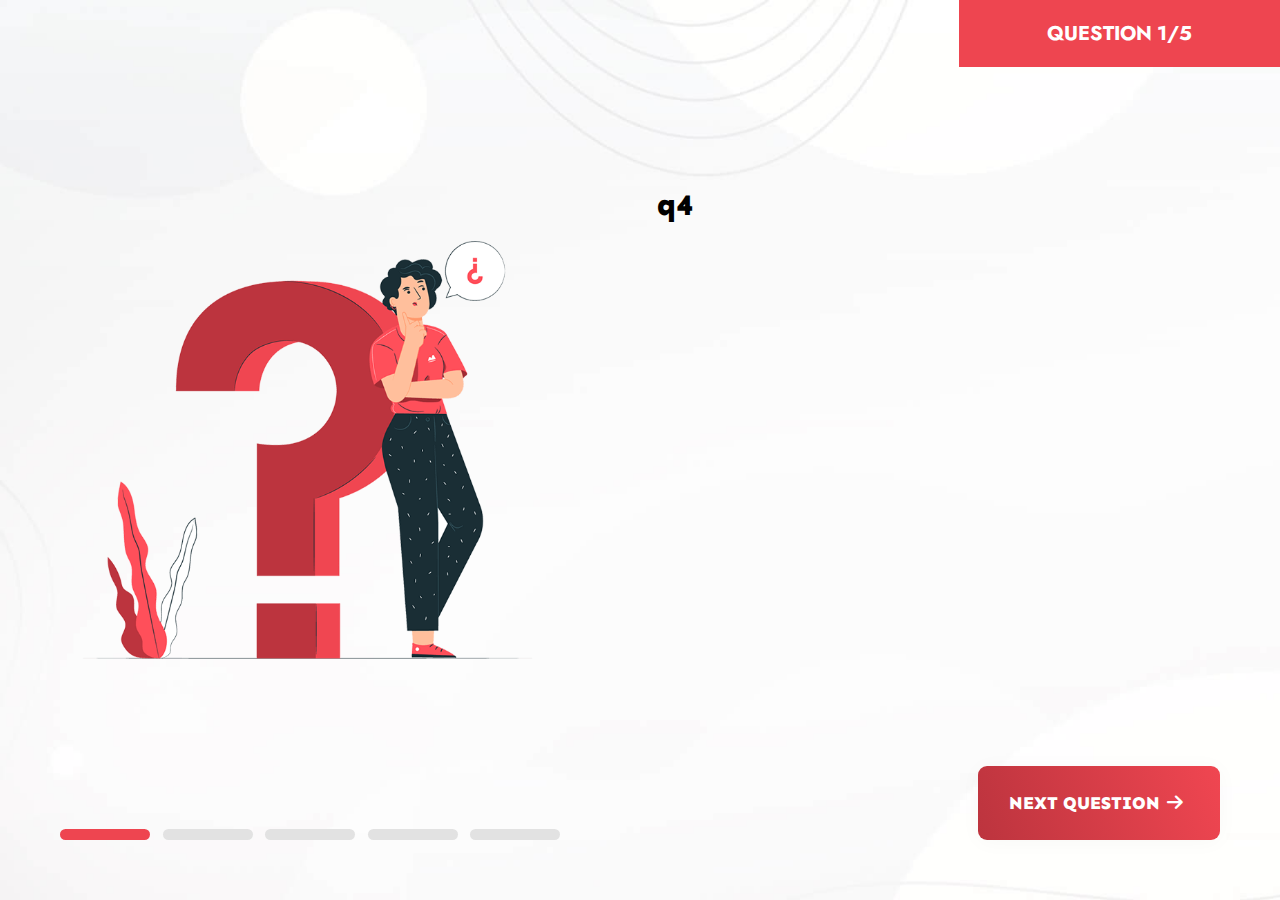
<file: quiz/jsquiz/index.html>
<!DOCTYPE html>
<html lang="en">
<head>
<meta charset="UTF-8">
<meta http-equiv="X-UA-Compatible" content="IE=edge">
<meta name="viewport" content="width=device-width, initial-scale=1.0">
<title>Quiz</title>

<!-- fonts -->
<link rel="stylesheet" href="assets/fonts/font.css">

<!-- fontawesome 5 -->
<link rel="stylesheet" href="https://cdnjs.cloudflare.com/ajax/libs/font-awesome/6.2.1/css/all.min.css" />
<!-- bootstrap 5 -->
<link rel="stylesheet" href="assets/css/Bootstrap/bootstrap.min.css">

<!-- Custom Css Files -->
<link rel="stylesheet" href="assets/css/style.css">
<link rel="stylesheet" href="assets/css/responsive.css">
<link rel="stylesheet" href="assets/css/animation.css">

<!--Result Css-->
<link rel="stylesheet" href="assets/css/result_style.css">

</head>
<body onload="generateQns()">

<main class="overflow-hidden">

<!-- step-number -->
<div class="step-number">
<div class="step-number-inner">
Question <span id="activeStep">1</span>/5
</div>
</div>

<div class="container">
<div class="row">
<div class="tab-100 order-c col-md-5 p-relative">

    <!-- side image -->
    <div class="side-img">
        <img src="assets/images/side.png" alt="side-img">
    </div>

    <!-- bar -->
    <div class="step-bar">
        <div class="bar">
            <div class="w-100 fill"></div>
        </div>
        <div class="bar">
            <div class="fill"></div>
        </div>
        <div class="bar">
            <div class="fill"></div>
        </div>
        <div class="bar">
            <div class="fill"></div>
        </div>
        <div class="bar">
            <div class="fill"></div>
        </div>
    </div>
</div>
<div class="tab-100 col-md-7">
    <div class="show-section wrapper">

        <!-- step 1 -->
        <section class="steps">

            <!-- form -->
            <form id="step1" method="post" novalidate>

                <!-- generate question -->
                <h2 class="q-heading" id="question1txt"></h2>

                <!-- form field -->
                <div class="form-inner">
                    <script type="text/javascript">
                     let countries = ["America", "Australia", "Hong Kong", "Russia"];

                        for (let i = 0; i < countries.length; i++) {
                          let delay = `delay-${(i + 1) * 100}`;
                          let html = `
                            <div class="${delay} bounce-left radio-field">
                              <input class="checkmark" type="radio" name="op1" value="${countries[i]}">
                              <label>${countries[i]}</label>
                            </div>
                          `;
                          document.write(html);
                        }
                    </script>
                </div>

                <!-- next previous button -->
                <div class="next-prev">
                    <button type="button" class="next" id="step1btn">
                        next question<i class="fa-solid fa-arrow-right"></i>
                    </button>
                </div>
            </form>
        </section>

<!-- bootstrap 5 -->
<script src="assets/js/Bootstrap/bootstrap.min.js"></script>

<!-- jQuery -->
<script src="assets/js/jQuery/jquery-3.6.3.min.js"></script>

<!-- Result JS -->
<script src="assets/js/result.js"></script>

<!-- Custom js -->
<script src="assets/js/custom.js"></script>

</body>
</html>

<script type="text/javascript">
function generateQns() 
{
    var questions = ["q1","q2","q3","q4","q5","q6"];
    var questionTxt = document.getElementById('question1txt');

    questionTxt.innerHTML = questions[Math.floor(Math.random()*questions.length)];
}
</script>
</file>
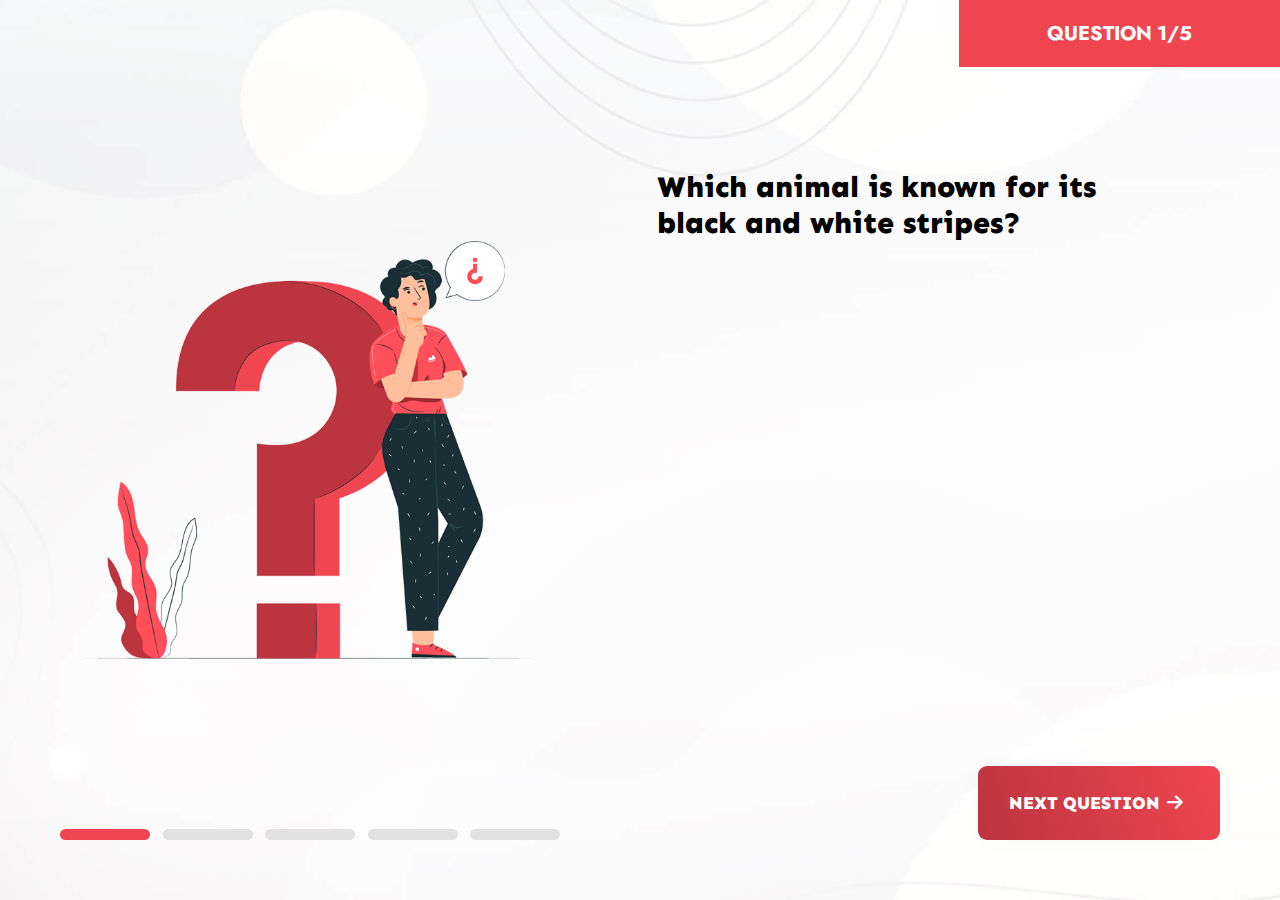
<file: quiz/jsQuiz/index.html>
<!DOCTYPE html>
<html lang="en">
<head>
<meta charset="UTF-8">
<meta http-equiv="X-UA-Compatible" content="IE=edge">
<meta name="viewport" content="width=device-width, initial-scale=1.0">
<title>Quiz</title>

<!-- fonts -->
<link rel="stylesheet" href="assets/fonts/font.css">

<!-- fontawesome 5 -->
<link rel="stylesheet" href="https://cdnjs.cloudflare.com/ajax/libs/font-awesome/6.2.1/css/all.min.css" />
<!-- bootstrap 5 -->
<link rel="stylesheet" href="assets/css/Bootstrap/bootstrap.min.css">

<!-- Custom Css Files -->
<link rel="stylesheet" href="assets/css/style.css">
<link rel="stylesheet" href="assets/css/responsive.css">
<link rel="stylesheet" href="assets/css/animation.css">

<!--Result Css-->
<link rel="stylesheet" href="assets/css/result_style.css">

</head>
<body onload="generateQns()">

<main class="overflow-hidden">

<!-- step-number -->
<div class="step-number">
<div class="step-number-inner">
Question <span id="activeStep">1</span>/5
</div>
</div>

<div class="container">
<div class="row">
<div class="tab-100 order-c col-md-5 p-relative">

    <!-- side image -->
    <div class="side-img">
        <img src="assets/images/side.png" alt="side-img">
    </div>

    <!-- bar -->
    <div class="step-bar">
        <div class="bar">
            <div class="w-100 fill"></div>
        </div>
        <div class="bar">
            <div class="fill"></div>
        </div>
        <div class="bar">
            <div class="fill"></div>
        </div>
        <div class="bar">
            <div class="fill"></div>
        </div>
        <div class="bar">
            <div class="fill"></div>
        </div>
    </div>
</div>
<div class="tab-100 col-md-7">
    <div class="show-section wrapper">

        <!-- step 1 -->
        <section class="steps">

            <!-- form -->
            <form id="step1" method="post" novalidate>

            <h2 class="q-heading" id="question1"></h2>
                

            <script type="text/javascript">
                let questionBank1 = ["What is the largest animal in the world?","Which animal is known for its black and white stripes?","What do you call a baby dog?","What is the fastest land animal?","What is the capital of India?","Who is the current Prime Minister of India?"];

                var showQns = document.getElementById('question1');

                var generatedQuestion = questionBank1[Math.floor(Math.random()*questionBank1.length)];

                function generateQns()
                {
                    showQns.innerHTML = generatedQuestion;
                }
            </script>

                <!-- form field -->
                <div class="form-inner">
                    <script type="text/javascript">
                     
                  let countriesSets = [
                      
                   ["Elephant", "Blue Whale", "Giraffe", "Rhinoceros"],
                   ["Zebra", "Tiger", "Leopard", "Giraffe"],
                   ["Kitten", "Calf", "Puppy", "Cub"],
                   ["Ostrich", "Tiger", "Lion", "Leopard"],
                   ["Kolkata", "New Delhi", "Mumbai", "Bangalore"],
                   ["Rahul Gandhi", "Nitish Kumar", "Arvind Kejriwal", "Narendra Modi"]
                    ];
 
                  let length = 4;

                        // Randomly select one of the countries sets
                        let countries = countriesSets[Math.floor(Math.random() * countriesSets.length)];

                        for (let i = 0; i < countries.length; i++) {
                          let delay = `delay-${(i + 1) * 100}`;
                          let html = `
                            <div class="${delay} bounce-left radio-field">
                              <input class="checkmark" type="radio" name="op1" value="${countries[i]}">
                              <label>${countries[i]}</label>
                            </div>
                          `;
                          document.write(html);
                        }
                    </script>
                </div>

                <!-- next previous button -->
                <div class="next-prev">
                    <button type="button" class="next" id="step1btn">
                        next question<i class="fa-solid fa-arrow-right"></i>
                    </button>
                </div>
            </form>
        </section>

<!-- bootstrap 5 -->
<script src="assets/js/Bootstrap/bootstrap.min.js"></script>

<!-- jQuery -->
<script src="assets/js/jQuery/jquery-3.6.3.min.js"></script>

<!-- Result JS -->
<script src="assets/js/result.js"></script>

<!-- Custom js -->
<script src="assets/js/custom.js"></script>

</body>
</html>
</file>
<file: css/main.css>
/*!
  * Item: CodeX
  * Description:  Personal Portfolio / Resume / CV / vCard Template
  * Author/Developer: Exill
  * Author/Developer URL: https://themeforest.net/user/exill
  * Version: v1.0.0
  * License: Themeforest Standard Licenses: https://themeforest.net/licenses
  */:focus{outline:0}::-moz-focus-inner{border:0}body{background-color:#fff;color:#333;font-family:"Open Sans",sans-serif;font-size:14px;font-weight:400;line-height:1.95;position:relative}i.icon{line-height:100%}.h1,.h2,.h3,.h4,.h5,.h6,h1,h2,h3,h4,h5,h6{color:#222}b{font-weight:700}a{transition:all .15s ease-in-out}a:focus,a:hover{text-decoration:none}hr{border-top:3px solid #e6e6e6;margin:0}.anchor-basic{color:#222}.anchor-basic:focus,.anchor-basic:hover{color:#000}.button-main{background-color:#fff;border:1px solid #c5c5c5;border-radius:30px;color:#222;font-size:14px;padding:10px 38px}.button-main:focus{background-color:#bfbfbf;border:1px solid #c5c5c5;box-shadow:none}.button-main.button-scheme{color:#fff}.single-section{background-color:#fff;padding:85px 40px}.single-section.alt-bg{background-color:#f7f7f7}.single-section .section-heading{margin-bottom:48px;text-align:left}.single-section .section-heading>.section-title{display:inline-block;font-size:40px;font-weight:800;letter-spacing:-.25px;line-height:100%;margin-bottom:12px;position:relative;z-index:9}.single-section .section-heading>.section-description{font-size:15px}.single-section .section-heading.heading-center{text-align:center}.single-section.element-cover-bg .section-heading>.section-description,.single-section.element-cover-bg .section-heading>.section-title{color:#fff}@media (max-width:767.98px){.single-section .section-heading>.section-description{font-size:14px}}@media (max-width:575.98px){.single-section{padding:65px 15px}.single-section .section-heading>.section-title{font-size:34px}}.element-cover-bg{background-position:50% 0;background-repeat:no-repeat;background-size:cover;position:relative}.element-cover-bg:before{content:'';height:100%;left:0;position:absolute;top:0;width:100%}@-webkit-keyframes fadeIn{from{opacity:0}to{opacity:1}}@keyframes fadeIn{from{opacity:0}to{opacity:1}}.fadeIn{-webkit-animation-name:fadeIn;animation-name:fadeIn}@-webkit-keyframes fadeOut{from{opacity:1}to{opacity:0}}@keyframes fadeOut{from{opacity:1}to{opacity:0}}.fadeOut{-webkit-animation-name:fadeOut;animation-name:fadeOut}.f-basis-100{-ms-flex-preferred-size:100%;flex-basis:100%}.owl-theme .owl-dots .owl-dot{outline:0}.main-wrapper .sidebar{height:100%;left:0;position:fixed;top:0;width:235px;z-index:999}.main-wrapper .sections-wrapper{padding-left:235px;position:relative}@media (max-width:991.98px){.main-wrapper .sidebar{left:-235px}.main-wrapper .sections-wrapper{padding-left:0}}.preloader{background-color:#0e0e0e;height:100%;position:fixed;top:0;width:100%;z-index:99999}.preloader .preloader-block{-webkit-transform:translate(50%,50%);bottom:50%;position:fixed;right:50%;transform:translate(50%,50%);z-index:3000}.preloader .preloader-block .preloader-icon .loading-dot{background-color:#fff;border-radius:50%;display:inline-block;height:13px;width:13px}.preloader .preloader-block .preloader-icon .loading-dot.loading-dot-1{-webkit-animation:1.2s grow ease-in-out infinite;animation:1.2s grow ease-in-out infinite}.preloader .preloader-block .preloader-icon .loading-dot.loading-dot-2{-webkit-animation:1.2s grow ease-in-out infinite .15555s;animation:1.2s grow ease-in-out infinite .15555s;margin:0 14px}.preloader .preloader-block .preloader-icon .loading-dot.loading-dot-3{-webkit-animation:1.2s grow ease-in-out infinite .3s;animation:1.2s grow ease-in-out infinite .3s}@-webkit-keyframes grow{0%,100%,40%{-webkit-transform:scale(0);transform:scale(0)}40%{-webkit-transform:scale(1);transform:scale(1)}}@keyframes grow{0%,100%,40%{-webkit-transform:scale(0);transform:scale(0)}40%{-webkit-transform:scale(1);transform:scale(1)}}.sidebar{background-color:#111}.sidebar .sidebar-header{padding-bottom:60px;padding-top:24px;text-align:center}.sidebar .sidebar-header .sidebar-avatar{border:5px solid #484848;border-radius:50%;margin-bottom:16px;width:110px}.sidebar .sidebar-header .sidebar-name{color:#fff;display:block;font-size:18px;font-weight:600;margin-bottom:8px}.sidebar .sidebar-header .sidebar-status{color:#8a8a8a;display:block;line-height:100%;margin-bottom:0;margin-top:9px}.sidebar .sidebar-menu{padding-bottom:24px}.sidebar .sidebar-menu .list-menu{margin-bottom:0;text-align:center}.sidebar .sidebar-menu .list-menu li{line-height:100%}.sidebar .sidebar-menu .list-menu li:not(:last-child){margin-bottom:28px}.sidebar .sidebar-menu .list-menu .nav-link{color:rgba(232,232,232,.95);font-size:16px;letter-spacing:.5px;line-height:100%;padding:0}.sidebar .simplebar-content-wrapper{-ms-flex-align:center;-ms-flex-pack:center;-ms-flex-wrap:wrap;align-items:center;display:-ms-flexbox;display:flex;flex-wrap:wrap;justify-content:center}.sidebar .simplebar-track .simplebar-scrollbar:before{background:#fff}.sidebar .simplebar-track .simplebar-scrollbar.simplebar-visible:before{opacity:.5}.sidebar .simplebar-track.simplebar-vertical{width:10px}.sidebar .simplebar-track.simplebar-vertical .simplebar-scrollbar{height:auto;width:6px}.sidebar .simplebar-track.simplebar-horizontal{height:10px}.sidebar .simplebar-track.simplebar-horizontal .simplebar-scrollbar{height:6px;width:auto}.mobile-navbar{padding:14px 26px}.mobile-navbar:before{background-color:#222;content:'';height:58px;position:absolute;right:0;top:0;width:100%}.mobile-navbar .navbar-toggler{background-color:#333;border-color:#222;border-radius:3px;display:block;font-size:14px;outline:0;padding:4px 10px;position:relative}.mobile-navbar .navbar-toggler .nav-btn{color:rgba(255,255,255,.8);font-size:14px;font-weight:300;letter-spacing:1px;line-height:20px}.mobile-navbar .navbar-collapse .navbar-nav{background-color:#222;padding:8px 20px;position:relative;top:8px;width:200px;z-index:2}.mobile-navbar .navbar-collapse .navbar-nav .nav-link{color:rgba(255,255,255,.6);font-size:14px;font-weight:400;padding:7px 0}.mobile-navbar .navbar-collapse .navbar-nav .nav-link:focus,.mobile-navbar .navbar-collapse .navbar-nav .nav-link:hover{color:#fff}.home-area{background-position:center center;height:100vh}.home-area:before{background-color:rgba(0,0,0,.68)}.home-area .home-name{color:#fff;font-size:68px;font-weight:700;letter-spacing:.3px;margin-bottom:29px}.home-area .home-headline{color:#fff;font-size:32px;font-weight:400;letter-spacing:.3px;margin-bottom:0}.home-area .home-headline .single-headline{display:inline-block;position:relative;text-align:left;vertical-align:top}.home-area .home-headline .single-headline::after{background-color:#b9b9b9;content:'';height:100%;position:absolute;right:0;top:0;width:2px}.home-area .home-headline .single-headline b{display:inline-block;font-weight:600;left:0;opacity:0;position:absolute;top:0;white-space:nowrap}.home-area .home-headline .single-headline b.is-visible{opacity:1;position:relative}.home-area .home-mouse{bottom:5.5%;left:0;margin:0 auto;position:absolute;right:0;width:29px}.home-area .home-mouse .mouse-shape{background-color:rgba(0,0,0,.45);border:2px solid transparent;border-color:#fff;border-radius:25px;box-sizing:content-box;height:28px;opacity:.8;padding:5px 11px;width:3px}.home-area .home-mouse .mouse-shape .mouse-wheel{-webkit-animation-duration:1.3s;-webkit-animation-iteration-count:infinite;-webkit-animation-name:scrollDown;-webkit-animation-timing-function:cubic-bezier(.15,.41,.69,.94);animation-duration:1.3s;animation-iteration-count:infinite;animation-name:scrollDown;animation-timing-function:cubic-bezier(.15,.41,.69,.94);background-color:#fff;border-radius:25%;height:9px;width:3px}@-webkit-keyframes scrollDown{0%{opacity:0}10%{-webkit-transform:translateY(0);opacity:1;transform:translateY(0)}100%{-webkit-transform:translateY(15px);opacity:0;transform:translateY(15px)}}@keyframes scrollDown{0%{opacity:0}10%{-webkit-transform:translateY(0);opacity:1;transform:translateY(0)}100%{-webkit-transform:translateY(15px);opacity:0;transform:translateY(15px)}}.home-area.video-variant #wrapper_homeVideo:before{background-color:rgba(0,0,0,.6);content:'';height:100%;left:0;position:absolute;top:0;width:100%;z-index:1}.home-area #particles-js{height:100%;position:absolute;width:100%}@media (max-width:991.98px){.home-area{height:auto;margin-top:58px;padding:160px 0}.home-area .home-name{font-size:62px}.home-area .home-headline{font-size:30px}.home-area .home-mouse{display:none}}@media (max-width:575.98px){.home-area .home-name{font-size:48px}.home-area .home-headline{font-size:26px}}.about-area .about-img img{background-color:transparent;border-color:rgba(0,0,0,.18);width:430px}.about-area .about-content .content-subtitle{font-size:22px;margin-bottom:8px}.about-area .about-content .content-title{font-size:28px;font-weight:700;line-height:1.5;margin-bottom:15px}.about-area .about-content .content-description{font-size:15px}.about-area .about-content .content-description p:last-child{border-bottom:2px solid rgba(0,0,0,.08);margin-bottom:0;padding-bottom:27px}.about-area .about-content .content-info{font-size:15px;margin-bottom:4px;padding:27px 0}.about-area .about-content .content-info>.row:last-child .single-info{margin-bottom:0}.about-area .about-content .content-info .single-info{margin-bottom:10px}.about-area .about-content .content-info .single-info>span{color:#333;font-weight:600;margin-right:10px}.about-area .about-content .content-info .single-info>p{display:inline-block;margin-bottom:0}.about-area .about-content .content-download,.about-area .about-content .content-work{margin-right:16px}@media (min-width:992px) and (max-width:1199.98px){.about-area .about-img img{-o-object-fit:cover;height:440px;object-fit:cover}.about-area .about-content .content-subtitle{display:none}.about-area .about-content .content-title{font-size:22px}.about-area .about-content .content-description{font-size:14px}.about-area .about-content .content-description p:last-child{padding-bottom:20px}.about-area .about-content .content-info{font-size:14px;padding:20px 0}}@media (max-width:991.98px){.about-area .about-img img{-o-object-fit:cover;border-radius:50%;display:block;height:250px;margin:0 auto 40px auto;object-fit:cover;width:250px}.about-area .about-content .content-subtitle{font-size:18px}.about-area .about-content .content-title{font-size:24px}.about-area .about-content .content-description{font-size:14px}.about-area .about-content .content-description p:last-child{padding-bottom:24px}.about-area .about-content .content-info{font-size:14px;margin-bottom:0;padding:24px 0}}@media (max-width:767.98px){.about-area .about-img img{height:200px;width:200px}.about-area .about-content .content-info>.row:last-child .single-info{margin-bottom:10px}.about-area .about-content .content-info .single-info{display:block;margin-bottom:10px;width:auto}}@media (max-width:575.98px){.about-area{padding-bottom:51px}.about-area .about-img img{margin:0 auto 32px auto}.about-area .about-content .content-subtitle{font-size:17px}.about-area .about-content .content-title{font-size:22px}.about-area .about-content .content-download,.about-area .about-content .content-work{margin-bottom:14px}}.services-area .single-service{background-color:#fff;border:1px solid rgba(214,214,214,.8);margin-bottom:30px;padding:38px 24px;text-align:center;transition:all .15s ease-in-out}.services-area .single-service .service-icon{display:inline-block;font-size:50px;margin-bottom:22px}.services-area .single-service .service-title{color:#333;font-size:18px;font-weight:700;letter-spacing:-.5px;margin-bottom:12px}.services-area .single-service .service-description{margin-bottom:0}.hire-area{background-attachment:fixed;padding-bottom:68px;padding-top:68px}.hire-area:before{background-color:rgba(0,0,0,.83)}.hire-area .row-custom{-ms-flex-align:center;align-items:center}.hire-area .button-part{-ms-flex-pack:end;display:-ms-flexbox;display:flex;justify-content:flex-end}.hire-area .hire-title{color:#f0f0f0;font-weight:700;margin-bottom:14px}.hire-area .hire-description{color:#9f9f9f;font-size:15px;margin-bottom:0}.hire-area .hire-btn{padding:12px 54px}@media (max-width:767.98px){.hire-area .content-part{text-align:center}.hire-area .button-part{-ms-flex-pack:center;justify-content:center}.hire-area .hire-title{font-size:34px}.hire-area .hire-description{font-size:14px;margin-bottom:26px}.hire-area .hire-btn{padding:10px 38px}}@media (max-width:575.98px){.hire-area .hire-title{margin-bottom:18px}}.portfolio-area .filter-control{margin-bottom:14px}.portfolio-area .filter-control>li{border-bottom:1px solid transparent;color:#444;cursor:pointer;font-size:14px;font-weight:600;letter-spacing:.3px;position:relative;transition:all .1s ease-in-out}.portfolio-area .filter-control>li:not(:last-child){margin-right:16px}.portfolio-area .filter-control>li.tab-active:before,.portfolio-area .filter-control>li:hover:before{bottom:0;content:"";height:1px;position:absolute;width:100%}.portfolio-area .portfolio-grid .portfolio-wrapper{-ms-flex-align:center;align-items:center;display:-ms-flexbox;display:flex;margin-bottom:30px;overflow:hidden;position:relative}.portfolio-area .portfolio-grid .portfolio-wrapper:before{background-color:rgba(0,0,0,.9);bottom:0;content:'';height:100%;opacity:0;position:absolute;transition:all .15s ease-in-out;visibility:hidden;width:100%;z-index:1}.portfolio-area .portfolio-grid .portfolio-wrapper>.img-fluid{width:100%}.portfolio-area .portfolio-grid .portfolio-wrapper .item-content{left:0;opacity:0;padding:3px 18px;position:absolute;text-align:center;transition:all .15s ease-in-out;visibility:hidden;width:100%;z-index:2}.portfolio-area .portfolio-grid .portfolio-wrapper .item-content .content-title{color:#fff;font-size:15px;font-weight:400;line-height:1.8;margin-bottom:10px}.portfolio-area .portfolio-grid .portfolio-wrapper .item-content .content-more{display:inline-block;font-weight:600}.portfolio-area .portfolio-grid .portfolio-wrapper:hover:before{opacity:1;visibility:visible}.portfolio-area .portfolio-grid .portfolio-wrapper:hover .item-content{opacity:1;visibility:visible}.portfolio-area .lightbox-wrapper{-ms-flex-wrap:wrap;background-color:#fff;display:-ms-flexbox;display:flex;flex-wrap:wrap;position:fixed}.portfolio-area .lightbox-wrapper>.container>.row{margin-bottom:60px;margin-top:60px}.portfolio-area .lightbox-wrapper .lightbox-close{position:fixed;right:4vw;top:25px;z-index:99}.portfolio-area .lightbox-wrapper .lightbox-close .close-btn{-ms-flex-direction:column;-ms-flex-pack:justify;-ms-flex-pack:center;cursor:pointer;display:-ms-flexbox;display:flex;flex-direction:column;height:19px;justify-content:space-between;justify-content:center;position:relative;width:30px}.portfolio-area .lightbox-wrapper .lightbox-close .close-btn .btn-line,.portfolio-area .lightbox-wrapper .lightbox-close .close-btn:after,.portfolio-area .lightbox-wrapper .lightbox-close .close-btn:before{-ms-flex-item-align:end;align-self:flex-end;background-color:gray;height:3px;width:100%}.portfolio-area .lightbox-wrapper .lightbox-close .close-btn:before{content:'';width:85%}.portfolio-area .lightbox-wrapper .lightbox-close .close-btn:after{content:''}.portfolio-area .lightbox-wrapper .lightbox-close .close-btn .btn-line{width:55%}.portfolio-area .lightbox-wrapper .lightbox-close .close-btn .btn-line,.portfolio-area .lightbox-wrapper .lightbox-close .close-btn:after,.portfolio-area .lightbox-wrapper .lightbox-close .close-btn:before{background-color:#fff;position:absolute;width:100%}.portfolio-area .lightbox-wrapper .lightbox-close .close-btn .btn-line{display:none}.portfolio-area .lightbox-wrapper .lightbox-close .close-btn:before{-webkit-transform:rotate(45deg);transform:rotate(45deg)}.portfolio-area .lightbox-wrapper .lightbox-close .close-btn:after{-webkit-transform:rotate(-45deg);transform:rotate(-45deg)}.portfolio-area .lightbox-wrapper .lightbox-close .close-btn .btn-line,.portfolio-area .lightbox-wrapper .lightbox-close .close-btn:after,.portfolio-area .lightbox-wrapper .lightbox-close .close-btn:before{background-color:rgba(0,0,0,.6);height:2px;width:80%}.portfolio-area .lightbox-wrapper .lightbox-gallery .owl-dots{bottom:-38px;left:0;margin-top:0;position:absolute;right:0}.portfolio-area .lightbox-wrapper .lightbox-content{margin-left:12px}.portfolio-area .lightbox-wrapper .lightbox-content .content-title{font-size:42px;font-weight:700;margin-bottom:25px}.portfolio-area .lightbox-wrapper .lightbox-content .content-description p{margin-bottom:20px}.portfolio-area .lightbox-wrapper .lightbox-content .content-description p:last-child{margin-bottom:30px}.portfolio-area .lightbox-wrapper .lightbox-content .content-info{margin-bottom:40px}.portfolio-area .lightbox-wrapper .lightbox-content .content-info .single-info{margin-bottom:15px;width:49.6%}.portfolio-area .lightbox-wrapper .lightbox-content .content-info .single-info:not(:last-child){margin-right:0}.portfolio-area .lightbox-wrapper .lightbox-content .content-info .single-info:nth-last-child(-n+2){margin-bottom:0}.portfolio-area .lightbox-wrapper .lightbox-content .content-info .single-info>span{color:#444;font-weight:600;margin-right:10px}.portfolio-area .lightbox-wrapper .lightbox-content .content-info .single-info>p{display:inline-block;margin-bottom:0}@media (max-width:991.98px){.portfolio-area .lightbox-wrapper .lightbox-gallery{margin-bottom:55px}.portfolio-area .lightbox-wrapper .lightbox-content{margin-left:0}}@media (max-width:575.98px){.portfolio-area .portfolio-grid .portfolio-wrapper .item-content .content-title{font-size:14px}.portfolio-area .lightbox-wrapper .lightbox-content .content-title{font-size:36px}.portfolio-area .lightbox-wrapper .lightbox-content .content-info .single-info{display:block;margin-bottom:10px;width:auto}.portfolio-area .lightbox-wrapper .lightbox-content .content-info .single-info:nth-last-child(-n+2){margin-bottom:10px}}.testimonials-area .single-review{background-color:#fff;border:1px solid rgba(214,214,214,.8);padding:40px 30px;text-align:center}.testimonials-area .single-review .review-icon{display:inline-block;font-size:50px;margin-bottom:18px}.testimonials-area .single-review .review-content{margin-bottom:24px}.testimonials-area .single-review .client-avatar{border-radius:50%;display:inline-block;margin-bottom:10px;width:56px}.testimonials-area .single-review .client-name{color:#3c3c3c;display:block;font-size:14px;font-weight:600}.testimonials-area .owl-carousel .owl-dots{margin-top:24px!important}@media (max-width:767.98px){.testimonials-area .single-review .review-icon{font-size:58px;margin-bottom:22px}.testimonials-area .single-review .review-content{margin-bottom:28px}}.blog-area .single-post{background-color:transparent;border:none}.blog-area .single-post .post-img{height:100%;position:relative}.blog-area .single-post .post-img .content-date{bottom:0;color:#fff;display:inline-block;left:0;padding:0 14px;position:absolute}.blog-area .single-post .post-content{padding:15px 0 0 0}.blog-area .single-post .post-content .content-title{font-size:18px;font-weight:600;letter-spacing:.1px;margin-bottom:8px}.blog-area .single-post .post-content .content-description{font-size:13px;font-weight:400;line-height:1.7;margin-bottom:8px}.blog-area .single-post .post-content .content-tags .tags-title{color:#333;margin-right:2px}.blog-area .single-post .post-content .content-tags .tags-list{display:inline-block;margin-bottom:0}.blog-area .single-post .post-content .content-tags .tags-list .list-inline-item:not(:last-child){margin-right:0}.blog-area .single-post .post-content .content-tags .tags-list .list-inline-item:not(:last-child):after{color:#333;content:'/';display:inline-block;margin-left:6px;margin-right:4px}@media (max-width:991.98px){.blog-area .row>[class*=col-]:not(:last-child) .single-post{margin-bottom:40px}.blog-area .single-post .post-content .content-title{font-size:20px}}.contact-area .contact-form .form-group{margin-bottom:25px}.contact-area .contact-form .form-group .form-control{background-color:#fff;border:none;border-bottom:1px solid #d4d4d4;border-radius:0;font-size:14px;height:41px;padding:9px 14px}.contact-area .contact-form .form-group .form-control:-webkit-autofill,.contact-area .contact-form .form-group .form-control:-webkit-autofill:active,.contact-area .contact-form .form-group .form-control:-webkit-autofill:focus,.contact-area .contact-form .form-group .form-control:-webkit-autofill:hover{-webkit-box-shadow:0 0 0 1000px #fff inset;-webkit-text-fill-color:#555!important;transition:background-color 5000s ease-in-out 0s}.contact-area .contact-form .form-group .form-control,.contact-area .contact-form .form-group .form-control::-webkit-input-placeholder{color:#555}.contact-area .contact-form .form-group .form-control,.contact-area .contact-form .form-group .form-control::-moz-placeholder{color:#555}.contact-area .contact-form .form-group .form-control,.contact-area .contact-form .form-group .form-control:-ms-input-placeholder{color:#555}.contact-area .contact-form .form-group .form-control,.contact-area .contact-form .form-group .form-control::-ms-input-placeholder{color:#555}.contact-area .contact-form .form-group .form-control,.contact-area .contact-form .form-group .form-control::placeholder{color:#555}.contact-area .contact-form .form-group .form-control:focus{box-shadow:none}.contact-area .contact-form .form-group.form-message #contact-message{height:auto}.contact-area .contact-form .form-submit #contact-submit{padding:10px 30px}.contact-area .contact-form .form-submit #contact-submit.wait{background-color:#222!important;border-color:#222!important}.contact-area .contact-form .form-submit #contact-submit.success{background-color:#28a745!important;border-color:#28a745!important}.contact-area .contact-form .form-submit #contact-submit.error{background-color:#dc3545!important;border-color:#dc3545!important}.contact-area .contact-form .form-submit .contact-feedback{display:none;margin:0;margin-top:8px}.contact-area .contact-form .form-submit .contact-feedback.success{color:#28a745}.contact-area .contact-form .form-submit .contact-feedback.error{color:#dc3545}@media (max-width:1199.98px){.contact-area .contact-form .form-group{margin-bottom:30px}}.footer-area{background-color:#111;border-left:1px solid rgba(255,255,255,.08);color:#fff;padding-bottom:0;padding-top:0}.footer-area .contact-info{border-bottom:2px solid rgba(85,85,85,.2);padding:80px 0}.footer-area .contact-info .single-info{text-align:center}.footer-area .contact-info .info-icon{display:inline-block;font-size:46px;margin-bottom:20px}.footer-area .contact-info .info-content{color:#dcdcdc;font-size:15px;margin-bottom:0}.footer-area .contact-info .info-content a{color:#dcdcdc}.footer-area .contact-info .info-content a:focus,.footer-area .contact-info .info-content a:hover{color:#e9e9e9}.footer-area .mini-footer{-ms-flex-align:center;-ms-flex-pack:justify;align-items:center;display:-ms-flexbox;display:flex;justify-content:space-between;padding:44px 0}.footer-area .mini-footer .social-medias{margin-bottom:0}.footer-area .mini-footer .social-medias a{background-color:#222;border-radius:20%;color:#fff;display:inline-block;font-size:16px;height:26px;line-height:26px;margin:0 6px;text-align:center;transition:all .1s ease-in-out;width:26px}.footer-area .mini-footer .social-medias a:first-child{margin-left:0}.footer-area .mini-footer .social-medias a:last-child{margin-right:0}.footer-area .mini-footer .social-medias a.twitter{background-color:#1da1f2}.footer-area .mini-footer .social-medias a.twitter:focus,.footer-area .mini-footer .social-medias a.twitter:hover{background-color:#0d8cda}.footer-area .mini-footer .social-medias a.instagram{background-color:#c32361}.footer-area .mini-footer .social-medias a.instagram:focus,.footer-area .mini-footer .social-medias a.instagram:hover{background-color:#a01d50}.footer-area .mini-footer .social-medias a.linkedin{background-color:#0077b5}.footer-area .mini-footer .social-medias a.linkedin:focus,.footer-area .mini-footer .social-medias a.linkedin:hover{background-color:#005c8c}.footer-area .mini-footer .social-medias a.youtube{background-color:#c33a38}.footer-area .mini-footer .social-medias a.youtube:focus,.footer-area .mini-footer .social-medias a.youtube:hover{background-color:#a3312f}.footer-area .mini-footer .social-medias a.github{background-color:#6e5494}.footer-area .mini-footer .social-medias a.github:focus,.footer-area .mini-footer .social-medias a.github:hover{background-color:#5b457a}.footer-area .mini-footer .social-medias a.facebook{background-color:#3b5998}.footer-area .mini-footer .social-medias a.facebook:focus,.footer-area .mini-footer .social-medias a.facebook:hover{background-color:#30487b}.footer-area .mini-footer .social-medias a.dribbble{background-color:#c32361}.footer-area .mini-footer .social-medias a.dribbble:focus,.footer-area .mini-footer .social-medias a.dribbble:hover{background-color:#a01d50}.footer-area .mini-footer .copyright-notice{color:#c7c7c7;margin-bottom:0;text-align:right}@media (max-width:991.98px){.footer-area .mini-footer{display:block;padding:25px 0;text-align:center}.footer-area .mini-footer .social-medias{margin-bottom:14px}.footer-area .mini-footer .copyright-notice{margin-bottom:0;text-align:center}}@media (max-width:575.98px){.footer-area .contact-info [class*=col-]:not(:last-child) .single-info{margin-bottom:55px}.footer-area .mini-footer .copyright-notice{font-size:13px}}
</file>
<file: css/colors/main-red.css>
/*!
  * Item: CodeX
  * Description:  Personal Portfolio / Resume / CV / vCard Template
  * Author/Developer: Exill
  * Author/Developer URL: https://themeforest.net/user/exill
  * Version: v1.0.0
  * License: Themeforest Standard Licenses: https://themeforest.net/licenses
  */:root{--custom:#dc3545}.table-custom,.table-custom>td,.table-custom>th{background-color:#f5c6cb}.table-hover .table-custom:hover{background-color:#f1b0b7}.table-hover .table-custom:hover>td,.table-hover .table-custom:hover>th{background-color:#f1b0b7}.btn-custom{background-color:#dc3545;border-color:#dc3545;color:#fff}.btn-custom:hover{background-color:#c82333;border-color:#bd2130;color:#fff}.btn-custom.focus,.btn-custom:focus{box-shadow:0 0 0 .2rem rgba(225,83,97,.5)}.btn-custom.disabled,.btn-custom:disabled{background-color:#dc3545;border-color:#dc3545;color:#fff}.btn-custom:not(:disabled):not(.disabled).active,.btn-custom:not(:disabled):not(.disabled):active,.show>.btn-custom.dropdown-toggle{background-color:#bd2130;border-color:#b21f2d;color:#fff}.btn-custom:not(:disabled):not(.disabled).active:focus,.btn-custom:not(:disabled):not(.disabled):active:focus,.show>.btn-custom.dropdown-toggle:focus{box-shadow:0 0 0 .2rem rgba(225,83,97,.5)}.btn-outline-custom{border-color:#dc3545;color:#dc3545}.btn-outline-custom:hover{background-color:#dc3545;border-color:#dc3545;color:#fff}.btn-outline-custom.focus,.btn-outline-custom:focus{box-shadow:0 0 0 .2rem rgba(220,53,69,.5)}.btn-outline-custom.disabled,.btn-outline-custom:disabled{background-color:transparent;color:#dc3545}.btn-outline-custom:not(:disabled):not(.disabled).active,.btn-outline-custom:not(:disabled):not(.disabled):active,.show>.btn-outline-custom.dropdown-toggle{background-color:#dc3545;border-color:#dc3545;color:#fff}.btn-outline-custom:not(:disabled):not(.disabled).active:focus,.btn-outline-custom:not(:disabled):not(.disabled):active:focus,.show>.btn-outline-custom.dropdown-toggle:focus{box-shadow:0 0 0 .2rem rgba(220,53,69,.5)}.badge-custom{background-color:#dc3545;color:#fff}a.badge-custom:focus,a.badge-custom:hover{background-color:#bd2130;color:#fff}a.badge-custom.focus,a.badge-custom:focus{box-shadow:0 0 0 .2rem rgba(220,53,69,.5);outline:0}.alert-custom{background-color:#f8d7da;border-color:#f5c6cb;color:#721c24}.alert-custom hr{border-top-color:#f1b0b7}.alert-custom .alert-link{color:#491217}.list-group-item-custom{background-color:#f5c6cb;color:#721c24}.list-group-item-custom.list-group-item-action:focus,.list-group-item-custom.list-group-item-action:hover{background-color:#f1b0b7;color:#721c24}.list-group-item-custom.list-group-item-action.active{background-color:#721c24;border-color:#721c24;color:#fff}.bg-custom{background-color:#dc3545!important}a.bg-custom:focus,a.bg-custom:hover,button.bg-custom:focus,button.bg-custom:hover{background-color:#bd2130!important}.border-custom{border-color:#dc3545!important}.text-custom{color:#dc3545!important}a.text-custom:focus,a.text-custom:hover{color:#a71d2a!important}::-moz-selection{background-color:#dc3545;color:#fff}::selection{background-color:#dc3545;color:#fff}a:not(.btn){color:#dc3545}a:not(.btn):focus,a:not(.btn):hover{color:#a71d2a}.color-scheme{color:#dc3545}.background-scheme{background-color:#dc3545}.btn.button-scheme{background-color:#dc3545!important;border:1px solid #dc3545!important}.btn.button-scheme:focus{background-color:#a71d2a!important;border-color:#a71d2a!important;box-shadow:none!important}.btn.button-outline{background-color:transparent!important;border:1px solid #dc3545!important;color:#222!important}.btn.button-outline:focus{background-color:rgba(34,34,34,.05)!important;border-color:#a71d2a!important;box-shadow:none!important}.sidebar .sidebar-menu .list-menu .nav-link.active{color:#dc3545}.home-area .home-name span{color:#dc3545}.about-area .about-content .content-subtitle{color:#dc3545}.services-area .single-service .service-icon{color:#dc3545}.portfolio-area .filter-control>li.tab-active,.portfolio-area .filter-control>li:hover{color:#e14f5d}.portfolio-area .filter-control>li.tab-active:before,.portfolio-area .filter-control>li:hover:before{background-color:#e14f5d}.portfolio-area .portfolio-grid .portfolio-wrapper .item-content .content-more{color:#dc3545}.testimonials-area .single-review .review-icon{color:#dc3545}.blog-area .single-post .post-img .content-date{background-color:#dc3545}.contact-area .contact-form .form-group .form-control:focus{border-bottom:1px solid #e4606d}.footer-area .contact-info .info-icon{color:#dc3545}
</file>
<file: css/custom.css>
/*!
  * Item: CodeX
  * Description:  Personal Portfolio / Resume / CV / vCard Template
  * Author/Developer: Exill
  * Author/Developer URL: https://themeforest.net/user/exill
  * Version: v1.0.0
  * License: Themeforest Standard Licenses: https://themeforest.net/licenses
  */
</file>
<file: quiz/jsquiz/assets/fonts/font.css>
@font-face {
font-family: 'Myriad Pro Regular';
font-style: normal;
font-weight: normal;
src: local('Myriad Pro Regular'), url('MYRIADPRO-REGULAR.woff') format('woff');
}


@font-face {
font-family: 'Myriad Pro Condensed';
font-style: normal;
font-weight: normal;
src: local('Myriad Pro Condensed'), url('MYRIADPRO-COND.woff') format('woff');
}


@font-face {
font-family: 'Myriad Pro Condensed Italic';
font-style: normal;
font-weight: normal;
src: local('Myriad Pro Condensed Italic'), url('MYRIADPRO-CONDIT.woff') format('woff');
}


@font-face {
font-family: 'Myriad Pro Light';
font-style: normal;
font-weight: normal;
src: local('Myriad Pro Light'), url('MyriadPro-Light.woff') format('woff');
}


@font-face {
font-family: 'Myriad Pro Semibold';
font-style: normal;
font-weight: normal;
src: local('Myriad Pro Semibold'), url('MYRIADPRO-SEMIBOLD.woff') format('woff');
}


@font-face {
font-family: 'Myriad Pro Semibold Italic';
font-style: normal;
font-weight: normal;
src: local('Myriad Pro Semibold Italic'), url('MYRIADPRO-SEMIBOLDIT.woff') format('woff');
}


@font-face {
font-family: 'Myriad Pro Bold Condensed';
font-style: normal;
font-weight: normal;
src: local('Myriad Pro Bold Condensed'), url('MYRIADPRO-BOLDCOND.woff') format('woff');
}


@font-face {
font-family: 'Myriad Pro Bold';
font-style: normal;
font-weight: normal;
src: local('Myriad Pro Bold'), url('MYRIADPRO-BOLD.woff') format('woff');
}


@font-face {
font-family: 'Myriad Pro Bold Italic';
font-style: normal;
font-weight: normal;
src: local('Myriad Pro Bold Italic'), url('MYRIADPRO-BOLDIT.woff') format('woff');
}


@font-face {
font-family: 'Myriad Pro Bold Condensed Italic';
font-style: normal;
font-weight: normal;
src: local('Myriad Pro Bold Condensed Italic'), url('MYRIADPRO-BOLDCONDIT.woff') format('woff');
}
</file>
<file: quiz/jsquiz/assets/css/style.css>
@import url('https://fonts.googleapis.com/css2?family=Jost:ital,wght@0,100;0,200;0,300;0,400;0,500;0,600;0,700;0,800;0,900;1,100;1,200;1,300;1,400;1,500;1,600;1,700;1,800;1,900&family=Sen:wght@400;700;800&display=swap');

:root
{
    --primary-gradiant: linear-gradient( 70deg, rgb(188,52,62) 0%, rgb(240,70,81) 100%);
    --primary-color: rgb(238, 69, 80);
    --secondary-color: rgb(43, 211, 10);
    --text-color: rgb(0, 0, 0);
    --field-color: rgb(255,255,255);
}
  
body
{
    font-family: "Jost";
    background-image: url(../images/bg.jpg);
    background-size: cover;
    width: 100%;
    height: auto;
    position: relative;
}

main
{
    min-height: 100vh;
    width: 100%;
    display: grid;
    padding: 100px 0;
    align-content: center;
}
.step-number
{
    position: absolute;
    top: 0;
    right: 0;
    width: 321px;
    height: 67px;
}
.step-number-inner
{
    background: var(--primary-color);
    width: 100%;
    height: 100%;
    display: flex;
    align-items: center;
    justify-content: center;
    font-size: 20px;
    color: rgb(255, 255, 255);
    font-weight: bold;
    text-transform: uppercase;
}
.step-number-inner span
{
    margin-left: 5px;
}
.side-img
{
    width: 100%;
    height: 100%;
    position: relative;
    display: grid;
    align-content: center;
}
.side-img img
{
    width: auto;
}
.step-bar
{
    display: flex;
    justify-content: space-between;
    height: auto;
    width: 650px;
    position: absolute;
    left: 60px;
    bottom: 60px;
}
.step-bar .bar
{
    background-color: rgb(226, 226, 226);
    width: 18%;
    height: 11px;
    border-radius: 8px;
    overflow: hidden;
      
}
.step-bar .bar .fill
{
    background-color: var(--primary-color);
    transition: 0.5s linear;
    width: 0;
    height: 100%;
}
.wrapper
{
    width: 70%;
    margin: 0 auto 0 100px;
}
.question
{
    position: absolute;
    width: 20%;
    height: auto;
    top: 34%;
    right: 24%;
    transform: rotate(180deg);
    z-index: 0;
    opacity: 0.5;
    pointer-events: none;
}
.question img
{
    width: 100%;
}



.q-heading
{
  font-size: 40px;
  font-family: "Sen";
  color: var(--text-color);
  font-weight: 900;
}
form
{
    overflow: hidden;
}
.form-inner
{
    margin: 70px auto;
    width: 65%;
    margin-left: 100px;
    z-index: 10;
    position: relative;
}


.radio-field
{
    position: relative;
    width: 100%;
    height: 80px;
    display: grid;
    place-content: center;
    margin-bottom: 10px;
}
.radio-field input
{
    -webkit-appearance: none;
    position: absolute;
    top: 0;
    left: 0;
    width: 100%;
    height: 100%;
    outline: solid 1px rgb(225, 225, 225);
    border: solid 4px transparent;
    border-radius: 7px;
    background-color: var(--field-color);
    box-shadow: 0px 2px 21px 0px rgba(0, 0, 0, 0.03);
    cursor: pointer;
    transition: 0.4s;

}
.radio-field label
{
    position: relative;
    z-index: 10;
    font-size: 22px;
    font-family: "Sen";
    font-weight: 800;
    color: var(--text-color);
    pointer-events: none;
}

.radio-field input:checked
{
    border: solid 4px var(--secondary-color);
    outline: none;
}
.radio-field input:checked::before
{
    content: "";
    position: absolute;
    border-left: solid 5px var(--secondary-color);
    border-bottom: solid 5px var(--secondary-color);
    top: 35px;
    right: 50px;
    width: 25px;
    height: 15px;
    transform: rotate(-45deg);
    border-radius: 3px;
    opacity: 0;
}
.next-prev
{
    width: auto;
    height: auto;
    position: absolute;
    right: 60px;
    bottom: 60px;
}

.next-prev button
{
    width: 242px;
    height: 74px;
    border: solid 1px rgb(225,225,225);
    border-radius: 9px;
    background-color: rgb(255, 255, 255);
    box-shadow: 0px 2px 21px 0px rgba(0, 0, 0, 0.03);
    font-size: 18px;
    font-family: "Sen";
    color: var(--text-color);
    font-weight: 800;
    text-transform: uppercase;
}
  
.next-prev .next, .next-prev .apply

{
    background: var(--primary-gradiant);
    border: 0;
    color: var(--field-color);
}
.next-prev .prev
{
    margin-right: 40px;
}

.next-prev button i
{
    margin: 0 7px;
}
#error div
{
    position: fixed;
    top: 20px;
    left: 20px;
}
</file>
<file: quiz/jsquiz/assets/css/responsive.css>
/* large screens */
@media (min-width: 1600px)
{
    .container
    {
        max-width: 1750px;
    }
}
/* Desktops/Laptops */
@media (max-width: 1500px)
{
    .q-heading
    {
        font-size: 30px;
    }
    .form-inner
    {
        width: 70%;
    }
    .side-img img
    {
        width: 100%;
    }
    .step-bar
    {
        width: 500px;
    }
    .question
    {
        right: 20%;
    }
}
/* Desktops/Laptops */
@media (max-width: 1200px)
{
    .q-heading
    {
        font-size: 23px;
    }
    .form-inner
    {
        width: 100%;
        margin-left: 0;
    }
    .radio-field
    {
        height: 70px;
    }
    .radio-field label
    {
        font-size: 18px;
    }
    .step-bar
    {
        width: 400px;
    }
    .question
    {
        right: 10%;
        top: 25%;
        width: auto;
    }
    .question img
    {
        width: 70%;
    }

}

/* Laptops */
@media (max-width: 1024px)
{

}

/* Tablets */
@media (max-width: 768px)
{
    .tab-100
    {
        width: 100%;
    }
    .tab-50
    {
        width: 50%;
    }
    .order-c
    {
        order: 2;
    }
    .next-prev
    {
        position: static;
        display: flex;
        width: auto;
        justify-content: space-between;
        flex-wrap: wrap;
    }
    .side-img
    {
        margin-top: 50px;
    }
    .next-prev button
    {
        width: 48%;
        height: 70px;
        font-size: 15px;
    }
    .step-bar
    {
        width: 100%;
        position: fixed;
        bottom: 0;
        left: 0;
        width: 100%;
        height: 40px;
        align-items: center;
        padding: 0 30px;
        background-color: var(--field-color);
    }
    .question
    {
        right: 20%;
        top: 12%;
    }
    .question img
    {
        width: 80%;
    }
    .next-prev .prev
    {
        margin-right: 0;
    }
}

/* mobile */
@media (max-width: 576px)
{
    .wrapper
    {
        width: 100%;
        margin-left: 0;
    }
    .step-number
    {
        width: 100%;
    }
    .form-inner
    {
        margin: 50px 0;
    }
    .q-heading
    {
        font-size: 18px;
    }
    .next-prev button
    {
        width: 100%;
        margin-bottom: 20px;
    }
    .question
    {
        right: 10%;
        top: 20%;
    }
    .next-prev .prev
    {
        margin-right: 0;
    }
    

}
</file>
<file: quiz/jsquiz/assets/css/animation.css>
.bounce-left
{
    animation: bounceleft 0.6s forwards linear;
    opacity: 0;
}
@keyframes bounceleft
{
    0%
    {
        opacity: 0;
        transform: translateX(-2000px);
     }
     60%
     {
        opacity: 1;
        transform: translateX(30px);
     }
     80%
     {
        opacity: 1;
        transform: translateX(-10px);
     }
     100%
     {
        opacity: 1;
        transform: translateX(0);
     }
}
.bounce-right
{
    animation: bounceright 0.6s forwards linear;
    opacity: 1;
}
@keyframes bounceright
{
    0%
    {
        opacity: 1;
        transform: translateX(0);
     }
     60%
     {
        opacity: 1;
        transform: translateX(10px);
     }
     80%
     {
        opacity: 1;
        transform: translateX(-30px);
     }
     100%
     {
        opacity: 0;
        transform: translateX(2000px);
     }
}





.delay-100
{
    animation-delay: 100ms;
}
.delay-200
{
    animation-delay: 200ms;
}
.delay-300
{
    animation-delay: 300ms;
}
.delay-400
{
    animation-delay: 400ms;
}

.checkmark:checked::before
{
    transform-origin: left top;
    animation: checkmark linear both 0.3s;
}
@keyframes checkmark
{
      0%
      {
        height: 0px;
        width: 0;
        opacity: 0;
        right: 75px;
      }
      30%
      {
        height: 15px;
        width: 0;
        opacity: 1;
        right: 75px;
      }
      to
      {
        height: 15px;
        width: 25px;
        opacity: 1;
      }
}


.next:hover i
{
    animation: left .4s forwards;
}

@keyframes left
{
    0%
    {
        transform: translateX(0px);
    }
    100%
    {
        transform: translateX(10px);
    }
}

.prev:hover i
{
    animation: right .4s forwards;
}

@keyframes right
{
    0%
    {
        transform: translateX(0px);
    }
    100%
    {
        transform: translateX(-10px);
    }
}
</file>
<file: quiz/jsquiz/assets/css/result_style.css>
.loadingresult
{
    position: absolute;
    top: 0;
    left: 0;
    width: 100%;
    height: 100%;
    background-color: rgba(226, 226, 226, 0.8);
    z-index: 100000;
    transition: 0.5s;
    display: grid;
    place-content: center;
    text-align: center;
    display: none;
}
.loadingresult img
{
    margin: 0 auto;
}
.result_page
{
    background-image: url(../images/result.jpg);
    width: 100%;
    min-height: 100vh;
    background-size: cover;
    display: flex;
    flex-direction: column;
    align-items: center;
    justify-content: center;
    padding: 100px 0;
    clip-path: circle(0.0% at 50% 50%);
    pointer-events: none;
    visibility: hidden;
    transition: 1s;
    position: absolute;
    left: 0;
    top: 0;
    z-index: -9999999999;

}
.result_page_show
{
    pointer-events: all;
    clip-path: circle(70.7% at 50% 50%);
    visibility: visible;
    z-index: 999999999;

}



.result_inner
{
    position: relative;
    z-index: 999;
    width: 45%;
    height: auto;
}
.result_inner2
{
    border-radius: 10px;
    background-color: rgb(255, 255, 255);
    background-image: url(../images/resultinside.jpg);
    background-size: cover;
    box-shadow: 0px 0px 90px 0px rgba(19, 19, 19, 0.09);
    width: 100%;
    min-height: 300px;
    padding: 80px 80px;
    padding-bottom: 60px;
    text-align: center;

}
.behind_bg
{
    position: absolute;
    /* pointer-events: none; */
    top: -3%;
    left: -3%;
    width: 106%;
    height: 106%;
    z-index: -1;
}
.result_inner h2
{
    font-size: 42px;
    font-family: "Sen";
    color: rgb(0, 0, 0);
    font-weight: 900;
    margin-bottom: 40px;
}
.u_result,.p_result
{
    background-color: rgb(245, 245, 245);
    width: 100%;
    height: 100px;
    border-radius: 50px;
    margin-bottom: 5px;
    position: relative;
    display: flex;
    overflow: hidden;
}
.u_score,.p_score
{
    height: 100%;
    min-width: 45%;
    font-size: 28px;
    font-family: "Sen";
    color: rgb(0, 0, 0);
    font-weight: 900;
    background-color: rgb(226, 226, 226);
    border-radius: 50px;
    display: grid;
    align-content: center;
    text-align: left;
    padding-left: 50px;
    position: relative;
    z-index: 10;
}
.u_prcnt,.p_prcnt
{
    position: absolute;
    top: 0;
    left: 0;
    border-radius: 50px;
    height: 100%;
    width: 65%;
    background-color: rgb(237, 237, 237);
    z-index: 9;
    font-size: 30px;
    font-family: "Sen";
    color: rgb(0, 0, 0);
    font-weight: 700;
    display: grid;
    align-items: center;
    text-align: right;
    padding-right: 50px;
}
.u_result span,.p_result span
{
    font-size: 30px;
    font-family: "Sen";
    color: rgb(0, 0, 0);
    font-weight: 700;
    display: grid;
    align-items: center;
    text-align: end;
    width: -webkit-fill-available;
    padding-right: 80px;
}
.line
{
    background-color: rgb(226, 226, 226);
    width: 100%;
    height: 1px;
    margin: 50px 0;
}
.result_show h2
{
    font-size: 35px;
    margin-bottom: 10px;
}
.pass_check
{
    background-color: rgb(237, 237, 237);
    height: 40px;
    width: 265px;
    border-radius: 50px;
    margin: 0 auto;
      
}
.pass_check
{
    font-size: 20px;
    font-family: "Sen";
    color: rgb(0, 0, 0);
    display: flex;
    align-items: center;
    justify-content: center;
}
.pass_check i
{
    color: rgb(244,67,54);
    font-size: 24px;
    margin-right: 10px;
}
.result_msg
{
    font-family: "Sen";
    color: rgb(0, 0, 0);
    font-size: 25px;
    margin-top: 30px;
}






/* responsive */


/* large screens */
@media (min-width: 1600px)
{

}


@media (max-width: 1500px)
{
    .result_inner
    {
        width: 60%;
    }
}


/* Desktops/Laptops */
@media (max-width: 1200px)
{
    .result_inner
    {
    width: 80%;
    }
}

/* Laptops */
@media (max-width: 1024px)
{

}

/* Tablets */
@media (max-width: 768px)
{
    .result_inner
    {
    width: 90%;
    }
    .result_inner2
    {
        padding: 50px;
    }
    .u_result span, .p_result span, .u_prcnt, .p_prcnt
    {
        font-size: 25px;
    }
    .u_score, .p_score
    {
        font-size: 25px;
    }
    .u_result, .p_result
    {
        height: 90px;
    }
}

/* mobile */
@media (max-width: 480px)
{
    .result_inner
    {
    width: 95%;
    }
    .result_inner h2
    {
        font-size: 30px;
    }
    .result_inner2
    {

        padding: 15px;
        padding-top: 30px;
    }
    .u_score, .p_score
    {
        border-radius: 0;
    }
    .u_result, .p_result, .u_result span, .p_result span
    {
        display: block;
        min-height: 50px;
        height: auto;
    }
    .u_prcnt, .p_prcnt
    {
        display: none;
    }
}
</file>
<file: quiz/jsQuiz/assets/fonts/font.css>
@font-face {
font-family: 'Myriad Pro Regular';
font-style: normal;
font-weight: normal;
src: local('Myriad Pro Regular'), url('MYRIADPRO-REGULAR.woff') format('woff');
}


@font-face {
font-family: 'Myriad Pro Condensed';
font-style: normal;
font-weight: normal;
src: local('Myriad Pro Condensed'), url('MYRIADPRO-COND.woff') format('woff');
}


@font-face {
font-family: 'Myriad Pro Condensed Italic';
font-style: normal;
font-weight: normal;
src: local('Myriad Pro Condensed Italic'), url('MYRIADPRO-CONDIT.woff') format('woff');
}


@font-face {
font-family: 'Myriad Pro Light';
font-style: normal;
font-weight: normal;
src: local('Myriad Pro Light'), url('MyriadPro-Light.woff') format('woff');
}


@font-face {
font-family: 'Myriad Pro Semibold';
font-style: normal;
font-weight: normal;
src: local('Myriad Pro Semibold'), url('MYRIADPRO-SEMIBOLD.woff') format('woff');
}


@font-face {
font-family: 'Myriad Pro Semibold Italic';
font-style: normal;
font-weight: normal;
src: local('Myriad Pro Semibold Italic'), url('MYRIADPRO-SEMIBOLDIT.woff') format('woff');
}


@font-face {
font-family: 'Myriad Pro Bold Condensed';
font-style: normal;
font-weight: normal;
src: local('Myriad Pro Bold Condensed'), url('MYRIADPRO-BOLDCOND.woff') format('woff');
}


@font-face {
font-family: 'Myriad Pro Bold';
font-style: normal;
font-weight: normal;
src: local('Myriad Pro Bold'), url('MYRIADPRO-BOLD.woff') format('woff');
}


@font-face {
font-family: 'Myriad Pro Bold Italic';
font-style: normal;
font-weight: normal;
src: local('Myriad Pro Bold Italic'), url('MYRIADPRO-BOLDIT.woff') format('woff');
}


@font-face {
font-family: 'Myriad Pro Bold Condensed Italic';
font-style: normal;
font-weight: normal;
src: local('Myriad Pro Bold Condensed Italic'), url('MYRIADPRO-BOLDCONDIT.woff') format('woff');
}
</file>
<file: quiz/jsQuiz/assets/css/style.css>
@import url('https://fonts.googleapis.com/css2?family=Jost:ital,wght@0,100;0,200;0,300;0,400;0,500;0,600;0,700;0,800;0,900;1,100;1,200;1,300;1,400;1,500;1,600;1,700;1,800;1,900&family=Sen:wght@400;700;800&display=swap');

:root
{
    --primary-gradiant: linear-gradient( 70deg, rgb(188,52,62) 0%, rgb(240,70,81) 100%);
    --primary-color: rgb(238, 69, 80);
    --secondary-color: rgb(43, 211, 10);
    --text-color: rgb(0, 0, 0);
    --field-color: rgb(255,255,255);
}
  
body
{
    font-family: "Jost";
    background-image: url(../images/bg.jpg);
    background-size: cover;
    width: 100%;
    height: auto;
    position: relative;
}

main
{
    min-height: 100vh;
    width: 100%;
    display: grid;
    padding: 100px 0;
    align-content: center;
}
.step-number
{
    position: absolute;
    top: 0;
    right: 0;
    width: 321px;
    height: 67px;
}
.step-number-inner
{
    background: var(--primary-color);
    width: 100%;
    height: 100%;
    display: flex;
    align-items: center;
    justify-content: center;
    font-size: 20px;
    color: rgb(255, 255, 255);
    font-weight: bold;
    text-transform: uppercase;
}
.step-number-inner span
{
    margin-left: 5px;
}
.side-img
{
    width: 100%;
    height: 100%;
    position: relative;
    display: grid;
    align-content: center;
}
.side-img img
{
    width: auto;
}
.step-bar
{
    display: flex;
    justify-content: space-between;
    height: auto;
    width: 650px;
    position: absolute;
    left: 60px;
    bottom: 60px;
}
.step-bar .bar
{
    background-color: rgb(226, 226, 226);
    width: 18%;
    height: 11px;
    border-radius: 8px;
    overflow: hidden;
      
}
.step-bar .bar .fill
{
    background-color: var(--primary-color);
    transition: 0.5s linear;
    width: 0;
    height: 100%;
}
.wrapper
{
    width: 70%;
    margin: 0 auto 0 100px;
}
.question
{
    position: absolute;
    width: 20%;
    height: auto;
    top: 34%;
    right: 24%;
    transform: rotate(180deg);
    z-index: 0;
    opacity: 0.5;
    pointer-events: none;
}
.question img
{
    width: 100%;
}



.q-heading
{
  font-size: 40px;
  font-family: "Sen";
  color: var(--text-color);
  font-weight: 900;
}
form
{
    overflow: hidden;
}
.form-inner
{
    margin: 70px auto;
    width: 65%;
    margin-left: 100px;
    z-index: 10;
    position: relative;
}


.radio-field
{
    position: relative;
    width: 100%;
    height: 80px;
    display: grid;
    place-content: center;
    margin-bottom: 10px;
}
.radio-field input
{
    -webkit-appearance: none;
    position: absolute;
    top: 0;
    left: 0;
    width: 100%;
    height: 100%;
    outline: solid 1px rgb(225, 225, 225);
    border: solid 4px transparent;
    border-radius: 7px;
    background-color: var(--field-color);
    box-shadow: 0px 2px 21px 0px rgba(0, 0, 0, 0.03);
    cursor: pointer;
    transition: 0.4s;

}
.radio-field label
{
    position: relative;
    z-index: 10;
    font-size: 22px;
    font-family: "Sen";
    font-weight: 800;
    color: var(--text-color);
    pointer-events: none;
}

.radio-field input:checked
{
    border: solid 4px var(--secondary-color);
    outline: none;
}
.radio-field input:checked::before
{
    content: "";
    position: absolute;
    border-left: solid 5px var(--secondary-color);
    border-bottom: solid 5px var(--secondary-color);
    top: 35px;
    right: 50px;
    width: 25px;
    height: 15px;
    transform: rotate(-45deg);
    border-radius: 3px;
    opacity: 0;
}
.next-prev
{
    width: auto;
    height: auto;
    position: absolute;
    right: 60px;
    bottom: 60px;
}

.next-prev button
{
    width: 242px;
    height: 74px;
    border: solid 1px rgb(225,225,225);
    border-radius: 9px;
    background-color: rgb(255, 255, 255);
    box-shadow: 0px 2px 21px 0px rgba(0, 0, 0, 0.03);
    font-size: 18px;
    font-family: "Sen";
    color: var(--text-color);
    font-weight: 800;
    text-transform: uppercase;
}
  
.next-prev .next, .next-prev .apply

{
    background: var(--primary-gradiant);
    border: 0;
    color: var(--field-color);
}
.next-prev .prev
{
    margin-right: 40px;
}

.next-prev button i
{
    margin: 0 7px;
}
#error div
{
    position: fixed;
    top: 20px;
    left: 20px;
}
</file>
<file: quiz/jsQuiz/assets/css/responsive.css>
/* large screens */
@media (min-width: 1600px)
{
    .container
    {
        max-width: 1750px;
    }
}
/* Desktops/Laptops */
@media (max-width: 1500px)
{
    .q-heading
    {
        font-size: 30px;
    }
    .form-inner
    {
        width: 70%;
    }
    .side-img img
    {
        width: 100%;
    }
    .step-bar
    {
        width: 500px;
    }
    .question
    {
        right: 20%;
    }
}
/* Desktops/Laptops */
@media (max-width: 1200px)
{
    .q-heading
    {
        font-size: 23px;
    }
    .form-inner
    {
        width: 100%;
        margin-left: 0;
    }
    .radio-field
    {
        height: 70px;
    }
    .radio-field label
    {
        font-size: 18px;
    }
    .step-bar
    {
        width: 400px;
    }
    .question
    {
        right: 10%;
        top: 25%;
        width: auto;
    }
    .question img
    {
        width: 70%;
    }

}

/* Laptops */
@media (max-width: 1024px)
{

}

/* Tablets */
@media (max-width: 768px)
{
    .tab-100
    {
        width: 100%;
    }
    .tab-50
    {
        width: 50%;
    }
    .order-c
    {
        order: 2;
    }
    .next-prev
    {
        position: static;
        display: flex;
        width: auto;
        justify-content: space-between;
        flex-wrap: wrap;
    }
    .side-img
    {
        margin-top: 50px;
    }
    .next-prev button
    {
        width: 48%;
        height: 70px;
        font-size: 15px;
    }
    .step-bar
    {
        width: 100%;
        position: fixed;
        bottom: 0;
        left: 0;
        width: 100%;
        height: 40px;
        align-items: center;
        padding: 0 30px;
        background-color: var(--field-color);
    }
    .question
    {
        right: 20%;
        top: 12%;
    }
    .question img
    {
        width: 80%;
    }
    .next-prev .prev
    {
        margin-right: 0;
    }
}

/* mobile */
@media (max-width: 576px)
{
    .wrapper
    {
        width: 100%;
        margin-left: 0;
    }
    .step-number
    {
        width: 100%;
    }
    .form-inner
    {
        margin: 50px 0;
    }
    .q-heading
    {
        font-size: 18px;
    }
    .next-prev button
    {
        width: 100%;
        margin-bottom: 20px;
    }
    .question
    {
        right: 10%;
        top: 20%;
    }
    .next-prev .prev
    {
        margin-right: 0;
    }
    

}
</file>
<file: quiz/jsQuiz/assets/css/animation.css>
.bounce-left
{
    animation: bounceleft 0.6s forwards linear;
    opacity: 0;
}
@keyframes bounceleft
{
    0%
    {
        opacity: 0;
        transform: translateX(-2000px);
     }
     60%
     {
        opacity: 1;
        transform: translateX(30px);
     }
     80%
     {
        opacity: 1;
        transform: translateX(-10px);
     }
     100%
     {
        opacity: 1;
        transform: translateX(0);
     }
}
.bounce-right
{
    animation: bounceright 0.6s forwards linear;
    opacity: 1;
}
@keyframes bounceright
{
    0%
    {
        opacity: 1;
        transform: translateX(0);
     }
     60%
     {
        opacity: 1;
        transform: translateX(10px);
     }
     80%
     {
        opacity: 1;
        transform: translateX(-30px);
     }
     100%
     {
        opacity: 0;
        transform: translateX(2000px);
     }
}





.delay-100
{
    animation-delay: 100ms;
}
.delay-200
{
    animation-delay: 200ms;
}
.delay-300
{
    animation-delay: 300ms;
}
.delay-400
{
    animation-delay: 400ms;
}

.checkmark:checked::before
{
    transform-origin: left top;
    animation: checkmark linear both 0.3s;
}
@keyframes checkmark
{
      0%
      {
        height: 0px;
        width: 0;
        opacity: 0;
        right: 75px;
      }
      30%
      {
        height: 15px;
        width: 0;
        opacity: 1;
        right: 75px;
      }
      to
      {
        height: 15px;
        width: 25px;
        opacity: 1;
      }
}


.next:hover i
{
    animation: left .4s forwards;
}

@keyframes left
{
    0%
    {
        transform: translateX(0px);
    }
    100%
    {
        transform: translateX(10px);
    }
}

.prev:hover i
{
    animation: right .4s forwards;
}

@keyframes right
{
    0%
    {
        transform: translateX(0px);
    }
    100%
    {
        transform: translateX(-10px);
    }
}
</file>
<file: quiz/jsQuiz/assets/css/result_style.css>
.loadingresult
{
    position: absolute;
    top: 0;
    left: 0;
    width: 100%;
    height: 100%;
    background-color: rgba(226, 226, 226, 0.8);
    z-index: 100000;
    transition: 0.5s;
    display: grid;
    place-content: center;
    text-align: center;
    display: none;
}
.loadingresult img
{
    margin: 0 auto;
}
.result_page
{
    background-image: url(../images/result.jpg);
    width: 100%;
    min-height: 100vh;
    background-size: cover;
    display: flex;
    flex-direction: column;
    align-items: center;
    justify-content: center;
    padding: 100px 0;
    clip-path: circle(0.0% at 50% 50%);
    pointer-events: none;
    visibility: hidden;
    transition: 1s;
    position: absolute;
    left: 0;
    top: 0;
    z-index: -9999999999;

}
.result_page_show
{
    pointer-events: all;
    clip-path: circle(70.7% at 50% 50%);
    visibility: visible;
    z-index: 999999999;

}



.result_inner
{
    position: relative;
    z-index: 999;
    width: 45%;
    height: auto;
}
.result_inner2
{
    border-radius: 10px;
    background-color: rgb(255, 255, 255);
    background-image: url(../images/resultinside.jpg);
    background-size: cover;
    box-shadow: 0px 0px 90px 0px rgba(19, 19, 19, 0.09);
    width: 100%;
    min-height: 300px;
    padding: 80px 80px;
    padding-bottom: 60px;
    text-align: center;

}
.behind_bg
{
    position: absolute;
    /* pointer-events: none; */
    top: -3%;
    left: -3%;
    width: 106%;
    height: 106%;
    z-index: -1;
}
.result_inner h2
{
    font-size: 42px;
    font-family: "Sen";
    color: rgb(0, 0, 0);
    font-weight: 900;
    margin-bottom: 40px;
}
.u_result,.p_result
{
    background-color: rgb(245, 245, 245);
    width: 100%;
    height: 100px;
    border-radius: 50px;
    margin-bottom: 5px;
    position: relative;
    display: flex;
    overflow: hidden;
}
.u_score,.p_score
{
    height: 100%;
    min-width: 45%;
    font-size: 28px;
    font-family: "Sen";
    color: rgb(0, 0, 0);
    font-weight: 900;
    background-color: rgb(226, 226, 226);
    border-radius: 50px;
    display: grid;
    align-content: center;
    text-align: left;
    padding-left: 50px;
    position: relative;
    z-index: 10;
}
.u_prcnt,.p_prcnt
{
    position: absolute;
    top: 0;
    left: 0;
    border-radius: 50px;
    height: 100%;
    width: 65%;
    background-color: rgb(237, 237, 237);
    z-index: 9;
    font-size: 30px;
    font-family: "Sen";
    color: rgb(0, 0, 0);
    font-weight: 700;
    display: grid;
    align-items: center;
    text-align: right;
    padding-right: 50px;
}
.u_result span,.p_result span
{
    font-size: 30px;
    font-family: "Sen";
    color: rgb(0, 0, 0);
    font-weight: 700;
    display: grid;
    align-items: center;
    text-align: end;
    width: -webkit-fill-available;
    padding-right: 80px;
}
.line
{
    background-color: rgb(226, 226, 226);
    width: 100%;
    height: 1px;
    margin: 50px 0;
}
.result_show h2
{
    font-size: 35px;
    margin-bottom: 10px;
}
.pass_check
{
    background-color: rgb(237, 237, 237);
    height: 40px;
    width: 265px;
    border-radius: 50px;
    margin: 0 auto;
      
}
.pass_check
{
    font-size: 20px;
    font-family: "Sen";
    color: rgb(0, 0, 0);
    display: flex;
    align-items: center;
    justify-content: center;
}
.pass_check i
{
    color: rgb(244,67,54);
    font-size: 24px;
    margin-right: 10px;
}
.result_msg
{
    font-family: "Sen";
    color: rgb(0, 0, 0);
    font-size: 25px;
    margin-top: 30px;
}






/* responsive */


/* large screens */
@media (min-width: 1600px)
{

}


@media (max-width: 1500px)
{
    .result_inner
    {
        width: 60%;
    }
}


/* Desktops/Laptops */
@media (max-width: 1200px)
{
    .result_inner
    {
    width: 80%;
    }
}

/* Laptops */
@media (max-width: 1024px)
{

}

/* Tablets */
@media (max-width: 768px)
{
    .result_inner
    {
    width: 90%;
    }
    .result_inner2
    {
        padding: 50px;
    }
    .u_result span, .p_result span, .u_prcnt, .p_prcnt
    {
        font-size: 25px;
    }
    .u_score, .p_score
    {
        font-size: 25px;
    }
    .u_result, .p_result
    {
        height: 90px;
    }
}

/* mobile */
@media (max-width: 480px)
{
    .result_inner
    {
    width: 95%;
    }
    .result_inner h2
    {
        font-size: 30px;
    }
    .result_inner2
    {

        padding: 15px;
        padding-top: 30px;
    }
    .u_score, .p_score
    {
        border-radius: 0;
    }
    .u_result, .p_result, .u_result span, .p_result span
    {
        display: block;
        min-height: 50px;
        height: auto;
    }
    .u_prcnt, .p_prcnt
    {
        display: none;
    }
}
</file>
<file: css/simplebar.min.css>
[data-simplebar]{position:relative;flex-direction:column;flex-wrap:wrap;justify-content:flex-start;align-content:flex-start;align-items:flex-start}.simplebar-wrapper{overflow:hidden;width:inherit;height:inherit;max-width:inherit;max-height:inherit}.simplebar-mask{direction:inherit;position:absolute;overflow:hidden;padding:0;margin:0;left:0;top:0;bottom:0;right:0;width:auto!important;height:auto!important;z-index:0}.simplebar-offset{direction:inherit!important;box-sizing:inherit!important;resize:none!important;position:absolute;top:0;left:0;bottom:0;right:0;padding:0;margin:0;-webkit-overflow-scrolling:touch}.simplebar-content-wrapper{direction:inherit;box-sizing:border-box!important;position:relative;display:block;height:100%;width:auto;visibility:visible;overflow:auto;max-width:100%;max-height:100%}.simplebar-content:after,.simplebar-content:before{content:' ';display:table}.simplebar-placeholder{max-height:100%;max-width:100%;width:100%;pointer-events:none}.simplebar-height-auto-observer-wrapper{box-sizing:inherit!important;height:100%;width:100%;max-width:1px;position:relative;float:left;max-height:1px;overflow:hidden;z-index:-1;padding:0;margin:0;pointer-events:none;flex-grow:inherit;flex-shrink:0;flex-basis:0}.simplebar-height-auto-observer{box-sizing:inherit;display:block;opacity:0;position:absolute;top:0;left:0;height:1000%;width:1000%;min-height:1px;min-width:1px;overflow:hidden;pointer-events:none;z-index:-1}.simplebar-track{z-index:1;position:absolute;right:0;bottom:0;pointer-events:none;overflow:hidden}[data-simplebar].simplebar-dragging .simplebar-track{pointer-events:all}.simplebar-scrollbar{position:absolute;right:2px;width:7px;min-height:10px}.simplebar-scrollbar:before{position:absolute;content:'';background:#000;border-radius:7px;left:0;right:0;opacity:0;transition:opacity .2s linear}.simplebar-track .simplebar-scrollbar.simplebar-visible:before{opacity:.5;transition:opacity 0s linear}.simplebar-track.simplebar-vertical{top:0;width:11px}.simplebar-track.simplebar-vertical .simplebar-scrollbar:before{top:2px;bottom:2px}.simplebar-track.simplebar-horizontal{left:0;height:11px}.simplebar-track.simplebar-horizontal .simplebar-scrollbar:before{height:100%;left:2px;right:2px}.simplebar-track.simplebar-horizontal .simplebar-scrollbar{right:auto;left:0;top:2px;height:7px;min-height:0;min-width:10px;width:auto}[data-simplebar-direction=rtl] .simplebar-track.simplebar-vertical{right:auto;left:0}.hs-dummy-scrollbar-size{direction:rtl;position:fixed;opacity:0;visibility:hidden;height:500px;width:500px;overflow-y:hidden;overflow-x:scroll}
</file>
